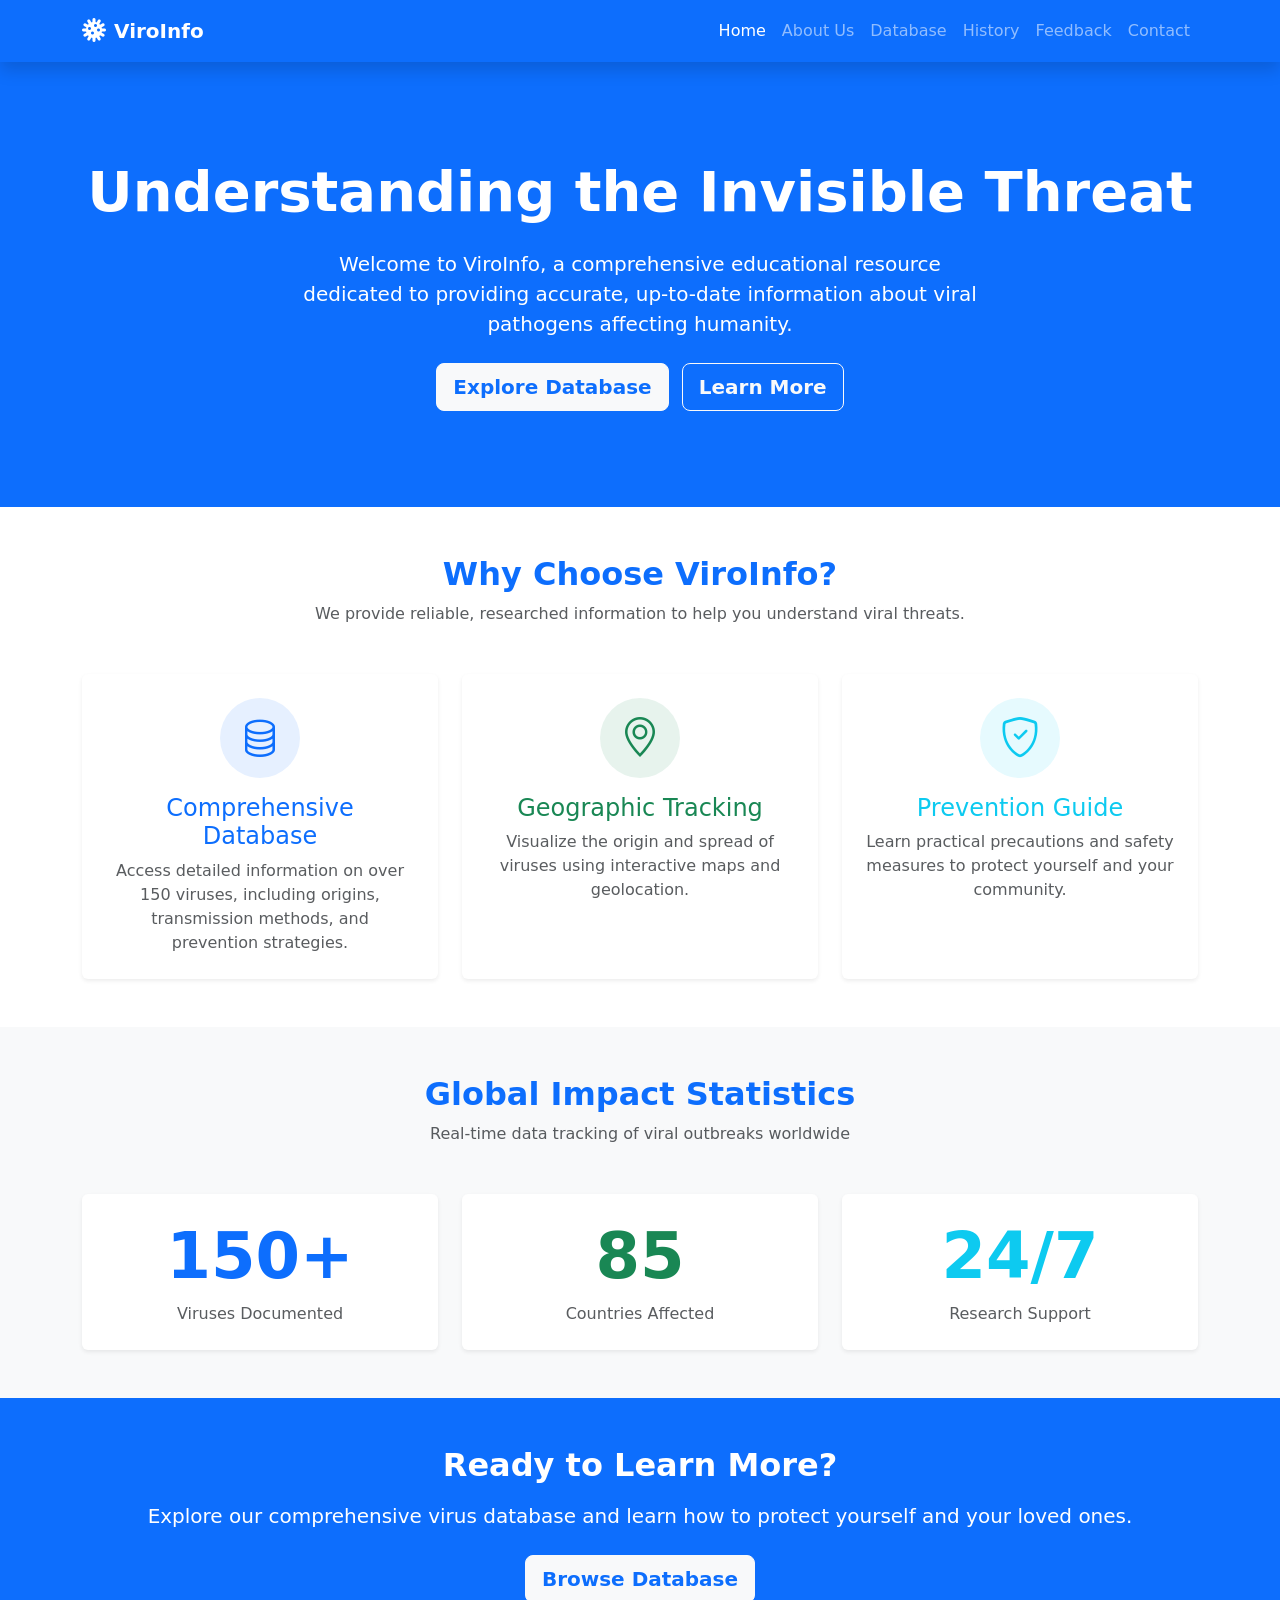
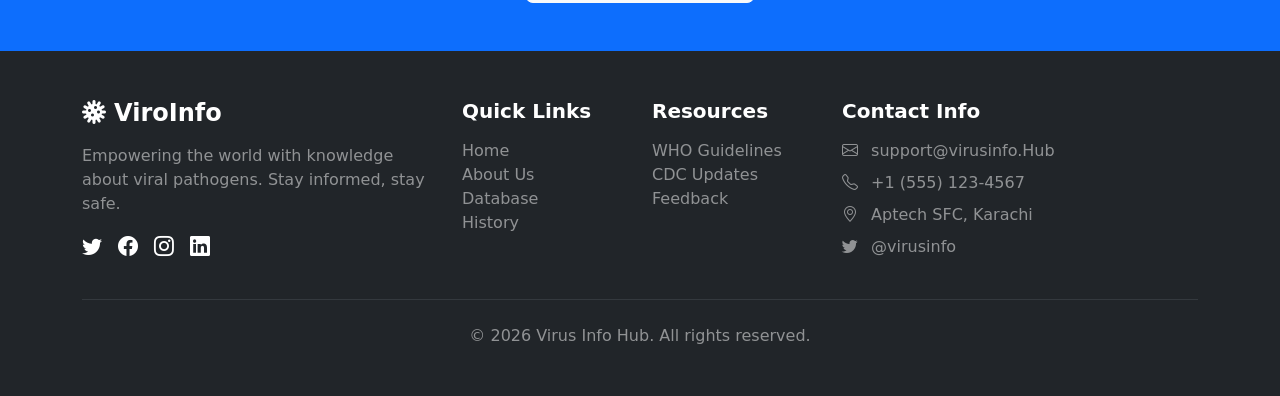
<file: index.html>
<!DOCTYPE html>
<html lang="en">
<head>
    <meta charset="UTF-8">
    <meta name="viewport" content="width=device-width, initial-scale=1.0">
    <title>ViroInfo - Home | Virus Info Hub</title>
    <link href="https://cdn.jsdelivr.net/npm/bootstrap@5.3.0/dist/css/bootstrap.min.css" rel="stylesheet">
    <link rel="stylesheet" href="https://cdn.jsdelivr.net/npm/bootstrap-icons@1.10.5/font/bootstrap-icons.css">
    <link rel="stylesheet" href="style.css">
</head>
<body class="bg-light">

    <!-- Sticky Navbar -->
    <nav class="navbar navbar-expand-lg navbar-dark bg-primary sticky-top shadow">
        <div class="container">
            <a class="navbar-brand fw-bold d-flex align-items-center" href="index.html">
                <i class="bi bi-virus fs-4 me-2"></i>
                <span>ViroInfo</span>
            </a>
            <button class="navbar-toggler" type="button" data-bs-toggle="collapse" data-bs-target="#navbarNav">
                <span class="navbar-toggler-icon"></span>
            </button>
            <div class="collapse navbar-collapse" id="navbarNav">
                <ul class="navbar-nav ms-auto">
                    <li class="nav-item"><a class="nav-link active" href="index.html">Home</a></li>
                    <li class="nav-item"><a class="nav-link" href="about.html">About Us</a></li>
                    <li class="nav-item"><a class="nav-link" href="viruses.html">Database</a></li>
                    <li class="nav-item"><a class="nav-link" href="timeline.html">History</a></li>
                    <li class="nav-item"><a class="nav-link" href="feedback.html">Feedback</a></li>
                    <li class="nav-item"><a class="nav-link" href="contact.html">Contact</a></li>
                </ul>
            </div>
        </div>
    </nav>

    <main>
        <!-- Hero -->
        <section class="bg-primary text-white text-center py-5">
            <div class="container py-5">
                <h1 class="display-4 fw-bold mb-4">Understanding the Invisible Threat</h1>
                <p class="lead mb-4 mx-auto" style="max-width: 700px;">Welcome to ViroInfo, a comprehensive educational resource dedicated to providing accurate, up-to-date information about viral pathogens affecting humanity.</p>
                <a href="viruses.html" class="btn btn-light btn-lg me-2 fw-bold text-primary">Explore Database</a>
                <a href="about.html" class="btn btn-outline-light btn-lg fw-bold">Learn More</a>
            </div>
        </section>

        <!-- Features -->
        <section class="py-5 bg-white">
            <div class="container">
                <div class="text-center mb-5">
                    <h2 class="fw-bold text-primary">Why Choose ViroInfo?</h2>
                    <p class="text-muted">We provide reliable, researched information to help you understand viral threats.</p>
                </div>
                <div class="row g-4">
                    <div class="col-md-4">
                        <div class="card h-100 border-0 shadow-sm text-center p-4">
                            <div class="mx-auto mb-3 bg-primary bg-opacity-10 rounded-circle d-flex align-items-center justify-content-center" style="width: 80px; height: 80px;">
                                <i class="bi bi-database fs-1 text-primary"></i>
                            </div>
                            <h4 class="text-primary">Comprehensive Database</h4>
                            <p class="text-muted mb-0">Access detailed information on over 150 viruses, including origins, transmission methods, and prevention strategies.</p>
                        </div>
                    </div>
                    <div class="col-md-4">
                        <div class="card h-100 border-0 shadow-sm text-center p-4">
                            <div class="mx-auto mb-3 bg-success bg-opacity-10 rounded-circle d-flex align-items-center justify-content-center" style="width: 80px; height: 80px;">
                                <i class="bi bi-geo-alt fs-1 text-success"></i>
                            </div>
                            <h4 class="text-success">Geographic Tracking</h4>
                            <p class="text-muted mb-0">Visualize the origin and spread of viruses using interactive maps and geolocation.</p>
                        </div>
                    </div>
                    <div class="col-md-4">
                        <div class="card h-100 border-0 shadow-sm text-center p-4">
                            <div class="mx-auto mb-3 bg-info bg-opacity-10 rounded-circle d-flex align-items-center justify-content-center" style="width: 80px; height: 80px;">
                                <i class="bi bi-shield-check fs-1 text-info"></i>
                            </div>
                            <h4 class="text-info">Prevention Guide</h4>
                            <p class="text-muted mb-0">Learn practical precautions and safety measures to protect yourself and your community.</p>
                        </div>
                    </div>
                </div>
            </div>
        </section>

        <!-- Stats -->
        <section class="py-5 bg-light">
            <div class="container">
                <div class="text-center mb-5">
                    <h2 class="fw-bold text-primary">Global Impact Statistics</h2>
                    <p class="text-muted">Real-time data tracking of viral outbreaks worldwide</p>
                </div>
                <div class="row g-4 text-center">
                    <div class="col-md-4">
                        <div class="card border-0 shadow-sm p-4">
                            <h2 class="display-3 fw-bold text-primary">150+</h2>
                            <p class="text-muted mb-0">Viruses Documented</p>
                        </div>
                    </div>
                    <div class="col-md-4">
                        <div class="card border-0 shadow-sm p-4">
                            <h2 class="display-3 fw-bold text-success">85</h2>
                            <p class="text-muted mb-0">Countries Affected</p>
                        </div>
                    </div>
                    <div class="col-md-4">
                        <div class="card border-0 shadow-sm p-4">
                            <h2 class="display-3 fw-bold text-info">24/7</h2>
                            <p class="text-muted mb-0">Research Support</p>
                        </div>
                    </div>
                </div>
            </div>
        </section>

        <!-- CTA -->
        <section class="bg-primary text-white text-center py-5">
            <div class="container">
                <h2 class="fw-bold mb-3">Ready to Learn More?</h2>
                <p class="lead mb-4">Explore our comprehensive virus database and learn how to protect yourself and your loved ones.</p>
                <a href="viruses.html" class="btn btn-light btn-lg fw-bold text-primary">Browse Database</a>
            </div>
        </section>
    </main>

    <!-- Footer -->
    <footer class="bg-dark text-white py-5">
        <div class="container">
            <div class="row g-4">
                <div class="col-lg-4 col-md-6">
                    <h4 class="fw-bold mb-3"><i class="bi bi-virus me-2"></i>ViroInfo</h4>
                    <p class="text-white-50">Empowering the world with knowledge about viral pathogens. Stay informed, stay safe.</p>
                    <div class="d-flex gap-3 mt-3">
                        <a href="#" class="text-white"><i class="bi bi-twitter fs-5"></i></a>
                        <a href="#" class="text-white"><i class="bi bi-facebook fs-5"></i></a>
                        <a href="#" class="text-white"><i class="bi bi-instagram fs-5"></i></a>
                        <a href="#" class="text-white"><i class="bi bi-linkedin fs-5"></i></a>
                    </div>
                </div>
                <div class="col-lg-2 col-md-6">
                    <h5 class="fw-bold mb-3">Quick Links</h5>
                    <ul class="list-unstyled">
                        <li><a href="index.html" class="text-white-50 text-decoration-none">Home</a></li>
                        <li><a href="about.html" class="text-white-50 text-decoration-none">About Us</a></li>
                        <li><a href="viruses.html" class="text-white-50 text-decoration-none">Database</a></li>
                        <li><a href="timeline.html" class="text-white-50 text-decoration-none">History</a></li>
                    </ul>
                </div>
                <div class="col-lg-2 col-md-6">
                    <h5 class="fw-bold mb-3">Resources</h5>
                    <ul class="list-unstyled">
                        <li><a href="#" class="text-white-50 text-decoration-none">WHO Guidelines</a></li>
                        <li><a href="#" class="text-white-50 text-decoration-none">CDC Updates</a></li>
                        <li><a href="feedback.html" class="text-white-50 text-decoration-none">Feedback</a></li>
                    </ul>
                </div>
                <div class="col-lg-4 col-md-6">
                    <h5 class="fw-bold mb-3">Contact Info</h5>
                    <ul class="list-unstyled text-white-50">
                        <li class="mb-2"><i class="bi bi-envelope me-2"></i> support@virusinfo.Hub</li>
                        <li class="mb-2"><i class="bi bi-telephone me-2"></i> +1 (555) 123-4567</li>
                        <li class="mb-2"><i class="bi bi-geo-alt me-2"></i> Aptech SFC, Karachi</li>
                        <li><i class="bi bi-twitter me-2"></i> @virusinfo</li>
                    </ul>
                </div>
            </div>
            <hr class="my-4 border-secondary">
            <div class="text-center text-white-50">
                <p class="mb-0">&copy; 2026 Virus Info Hub. All rights reserved.</p>
            </div>
        </div>
    </footer>

    <script src="https://cdn.jsdelivr.net/npm/bootstrap@5.3.0/dist/js/bootstrap.bundle.min.js"></script>
    <script src="main.js"></script>
</body>
</html>
</file>
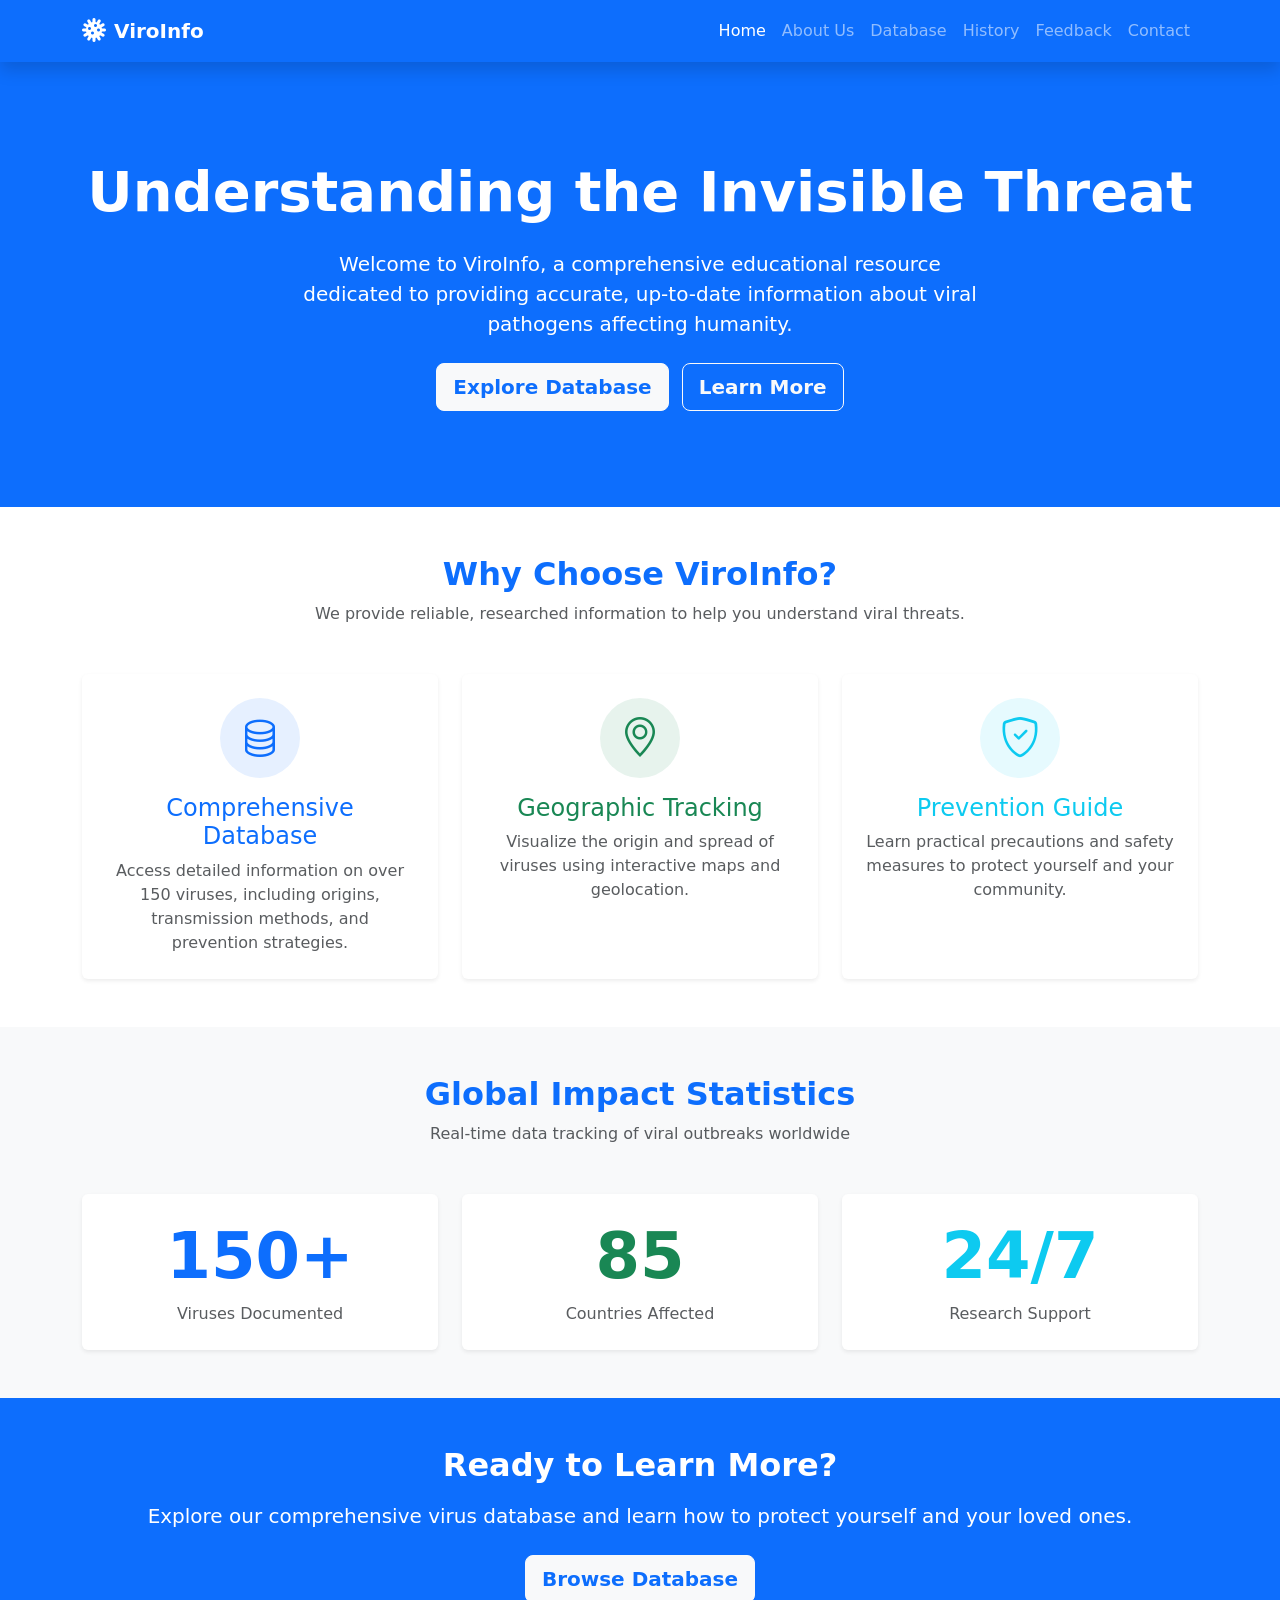
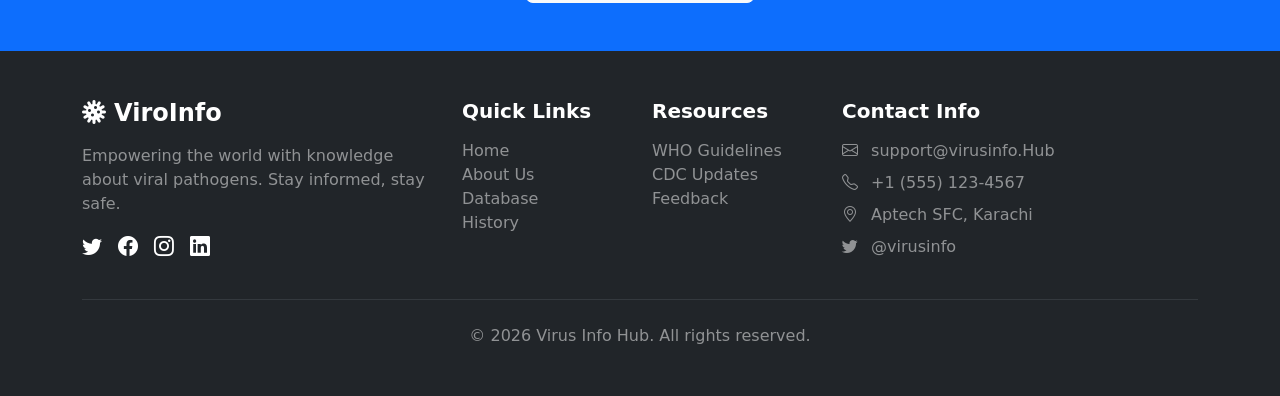
<file: e project 002/index.html>
<!DOCTYPE html>
<html lang="en">
<head>
    <meta charset="UTF-8">
    <meta name="viewport" content="width=device-width, initial-scale=1.0">
    <title>ViroInfo - Home | Virus Info Hub</title>
    <link href="https://cdn.jsdelivr.net/npm/bootstrap@5.3.0/dist/css/bootstrap.min.css" rel="stylesheet">
    <link rel="stylesheet" href="https://cdn.jsdelivr.net/npm/bootstrap-icons@1.10.5/font/bootstrap-icons.css">
    <link rel="stylesheet" href="style.css">
</head>
<body class="bg-light">

    <!-- Sticky Navbar -->
    <nav class="navbar navbar-expand-lg navbar-dark bg-primary sticky-top shadow">
        <div class="container">
            <a class="navbar-brand fw-bold d-flex align-items-center" href="index.html">
                <i class="bi bi-virus fs-4 me-2"></i>
                <span>ViroInfo</span>
            </a>
            <button class="navbar-toggler" type="button" data-bs-toggle="collapse" data-bs-target="#navbarNav">
                <span class="navbar-toggler-icon"></span>
            </button>
            <div class="collapse navbar-collapse" id="navbarNav">
                <ul class="navbar-nav ms-auto">
                    <li class="nav-item"><a class="nav-link active" href="index.html">Home</a></li>
                    <li class="nav-item"><a class="nav-link" href="about.html">About Us</a></li>
                    <li class="nav-item"><a class="nav-link" href="viruses.html">Database</a></li>
                    <li class="nav-item"><a class="nav-link" href="timeline.html">History</a></li>
                    <li class="nav-item"><a class="nav-link" href="feedback.html">Feedback</a></li>
                    <li class="nav-item"><a class="nav-link" href="contact.html">Contact</a></li>
                </ul>
            </div>
        </div>
    </nav>

    <main>
        <!-- Hero -->
        <section class="bg-primary text-white text-center py-5">
            <div class="container py-5">
                <h1 class="display-4 fw-bold mb-4">Understanding the Invisible Threat</h1>
                <p class="lead mb-4 mx-auto" style="max-width: 700px;">Welcome to ViroInfo, a comprehensive educational resource dedicated to providing accurate, up-to-date information about viral pathogens affecting humanity.</p>
                <a href="viruses.html" class="btn btn-light btn-lg me-2 fw-bold text-primary">Explore Database</a>
                <a href="about.html" class="btn btn-outline-light btn-lg fw-bold">Learn More</a>
            </div>
        </section>

        <!-- Features -->
        <section class="py-5 bg-white">
            <div class="container">
                <div class="text-center mb-5">
                    <h2 class="fw-bold text-primary">Why Choose ViroInfo?</h2>
                    <p class="text-muted">We provide reliable, researched information to help you understand viral threats.</p>
                </div>
                <div class="row g-4">
                    <div class="col-md-4">
                        <div class="card h-100 border-0 shadow-sm text-center p-4">
                            <div class="mx-auto mb-3 bg-primary bg-opacity-10 rounded-circle d-flex align-items-center justify-content-center" style="width: 80px; height: 80px;">
                                <i class="bi bi-database fs-1 text-primary"></i>
                            </div>
                            <h4 class="text-primary">Comprehensive Database</h4>
                            <p class="text-muted mb-0">Access detailed information on over 150 viruses, including origins, transmission methods, and prevention strategies.</p>
                        </div>
                    </div>
                    <div class="col-md-4">
                        <div class="card h-100 border-0 shadow-sm text-center p-4">
                            <div class="mx-auto mb-3 bg-success bg-opacity-10 rounded-circle d-flex align-items-center justify-content-center" style="width: 80px; height: 80px;">
                                <i class="bi bi-geo-alt fs-1 text-success"></i>
                            </div>
                            <h4 class="text-success">Geographic Tracking</h4>
                            <p class="text-muted mb-0">Visualize the origin and spread of viruses using interactive maps and geolocation.</p>
                        </div>
                    </div>
                    <div class="col-md-4">
                        <div class="card h-100 border-0 shadow-sm text-center p-4">
                            <div class="mx-auto mb-3 bg-info bg-opacity-10 rounded-circle d-flex align-items-center justify-content-center" style="width: 80px; height: 80px;">
                                <i class="bi bi-shield-check fs-1 text-info"></i>
                            </div>
                            <h4 class="text-info">Prevention Guide</h4>
                            <p class="text-muted mb-0">Learn practical precautions and safety measures to protect yourself and your community.</p>
                        </div>
                    </div>
                </div>
            </div>
        </section>

        <!-- Stats -->
        <section class="py-5 bg-light">
            <div class="container">
                <div class="text-center mb-5">
                    <h2 class="fw-bold text-primary">Global Impact Statistics</h2>
                    <p class="text-muted">Real-time data tracking of viral outbreaks worldwide</p>
                </div>
                <div class="row g-4 text-center">
                    <div class="col-md-4">
                        <div class="card border-0 shadow-sm p-4">
                            <h2 class="display-3 fw-bold text-primary">150+</h2>
                            <p class="text-muted mb-0">Viruses Documented</p>
                        </div>
                    </div>
                    <div class="col-md-4">
                        <div class="card border-0 shadow-sm p-4">
                            <h2 class="display-3 fw-bold text-success">85</h2>
                            <p class="text-muted mb-0">Countries Affected</p>
                        </div>
                    </div>
                    <div class="col-md-4">
                        <div class="card border-0 shadow-sm p-4">
                            <h2 class="display-3 fw-bold text-info">24/7</h2>
                            <p class="text-muted mb-0">Research Support</p>
                        </div>
                    </div>
                </div>
            </div>
        </section>

        <!-- CTA -->
        <section class="bg-primary text-white text-center py-5">
            <div class="container">
                <h2 class="fw-bold mb-3">Ready to Learn More?</h2>
                <p class="lead mb-4">Explore our comprehensive virus database and learn how to protect yourself and your loved ones.</p>
                <a href="viruses.html" class="btn btn-light btn-lg fw-bold text-primary">Browse Database</a>
            </div>
        </section>
    </main>

    <!-- Footer -->
    <footer class="bg-dark text-white py-5">
        <div class="container">
            <div class="row g-4">
                <div class="col-lg-4 col-md-6">
                    <h4 class="fw-bold mb-3"><i class="bi bi-virus me-2"></i>ViroInfo</h4>
                    <p class="text-white-50">Empowering the world with knowledge about viral pathogens. Stay informed, stay safe.</p>
                    <div class="d-flex gap-3 mt-3">
                        <a href="#" class="text-white"><i class="bi bi-twitter fs-5"></i></a>
                        <a href="#" class="text-white"><i class="bi bi-facebook fs-5"></i></a>
                        <a href="#" class="text-white"><i class="bi bi-instagram fs-5"></i></a>
                        <a href="#" class="text-white"><i class="bi bi-linkedin fs-5"></i></a>
                    </div>
                </div>
                <div class="col-lg-2 col-md-6">
                    <h5 class="fw-bold mb-3">Quick Links</h5>
                    <ul class="list-unstyled">
                        <li><a href="index.html" class="text-white-50 text-decoration-none">Home</a></li>
                        <li><a href="about.html" class="text-white-50 text-decoration-none">About Us</a></li>
                        <li><a href="viruses.html" class="text-white-50 text-decoration-none">Database</a></li>
                        <li><a href="timeline.html" class="text-white-50 text-decoration-none">History</a></li>
                    </ul>
                </div>
                <div class="col-lg-2 col-md-6">
                    <h5 class="fw-bold mb-3">Resources</h5>
                    <ul class="list-unstyled">
                        <li><a href="#" class="text-white-50 text-decoration-none">WHO Guidelines</a></li>
                        <li><a href="#" class="text-white-50 text-decoration-none">CDC Updates</a></li>
                        <li><a href="feedback.html" class="text-white-50 text-decoration-none">Feedback</a></li>
                    </ul>
                </div>
                <div class="col-lg-4 col-md-6">
                    <h5 class="fw-bold mb-3">Contact Info</h5>
                    <ul class="list-unstyled text-white-50">
                        <li class="mb-2"><i class="bi bi-envelope me-2"></i> support@virusinfo.Hub</li>
                        <li class="mb-2"><i class="bi bi-telephone me-2"></i> +1 (555) 123-4567</li>
                        <li class="mb-2"><i class="bi bi-geo-alt me-2"></i> Aptech SFC, Karachi</li>
                        <li><i class="bi bi-twitter me-2"></i> @virusinfo</li>
                    </ul>
                </div>
            </div>
            <hr class="my-4 border-secondary">
            <div class="text-center text-white-50">
                <p class="mb-0">&copy; 2026 Virus Info Hub. All rights reserved.</p>
            </div>
        </div>
    </footer>

    <script src="https://cdn.jsdelivr.net/npm/bootstrap@5.3.0/dist/js/bootstrap.bundle.min.js"></script>
    <script src="js/main.js"></script>
</body>
</html>
</file>
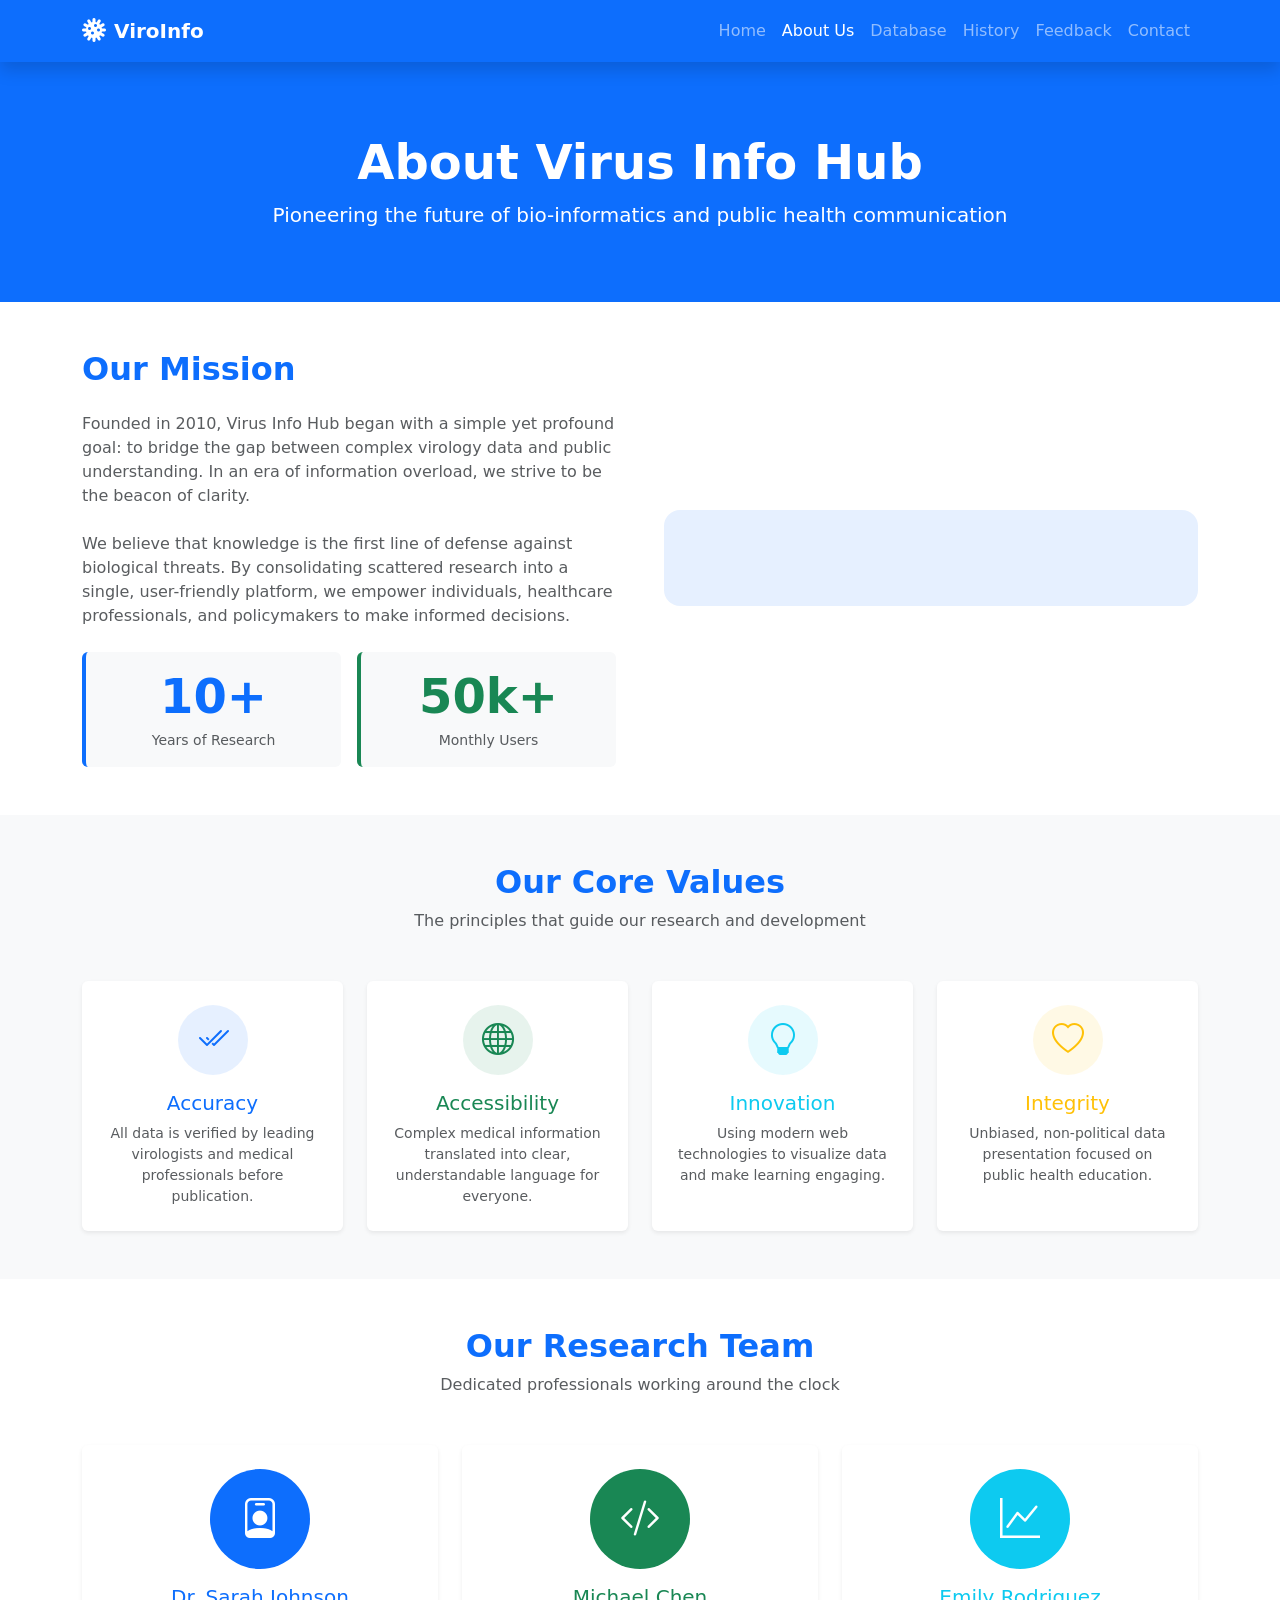
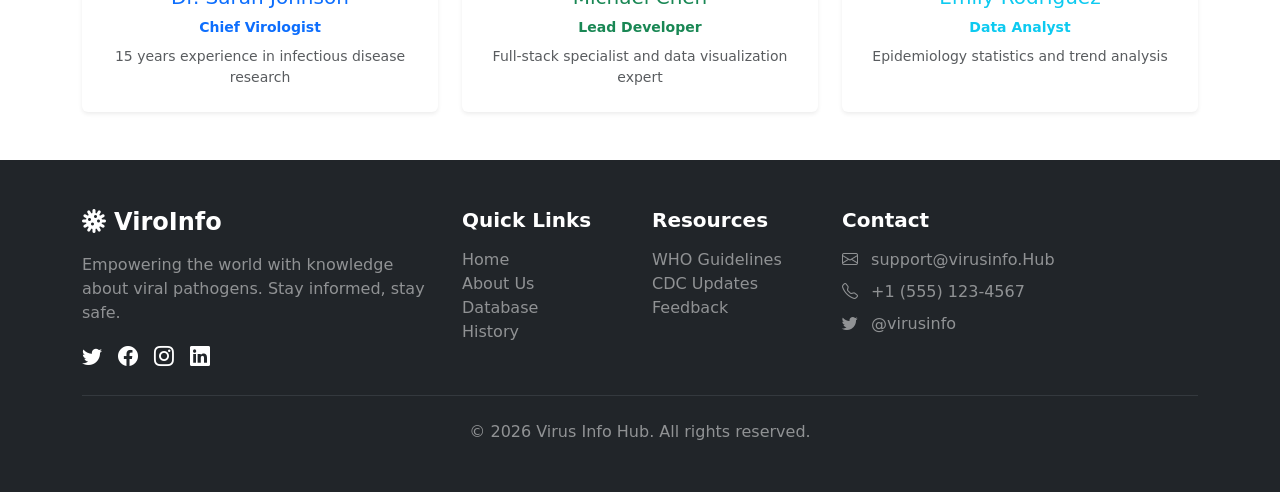
<file: about.html>
<!DOCTYPE html>
<html lang="en">
<head>
    <meta charset="UTF-8">
    <meta name="viewport" content="width=device-width, initial-scale=1.0">
    <title>About Us | ViroInfo - Virus Info Hub</title>
    <link href="https://cdn.jsdelivr.net/npm/bootstrap@5.3.0/dist/css/bootstrap.min.css" rel="stylesheet">
    <link rel="stylesheet" href="https://cdn.jsdelivr.net/npm/bootstrap-icons@1.10.5/font/bootstrap-icons.css">
    <link rel="stylesheet" href="style.css">
</head>
<body class="bg-light">

    <!-- Sticky Navbar -->
    <nav class="navbar navbar-expand-lg navbar-dark bg-primary sticky-top shadow">
        <div class="container">
            <a class="navbar-brand fw-bold d-flex align-items-center" href="index.html">
                <i class="bi bi-virus fs-4 me-2"></i>
                <span>ViroInfo</span>
            </a>
            <button class="navbar-toggler" type="button" data-bs-toggle="collapse" data-bs-target="#navbarNav">
                <span class="navbar-toggler-icon"></span>
            </button>
            <div class="collapse navbar-collapse" id="navbarNav">
                <ul class="navbar-nav ms-auto">
                    <li class="nav-item"><a class="nav-link" href="index.html">Home</a></li>
                    <li class="nav-item"><a class="nav-link active" href="about.html">About Us</a></li>
                    <li class="nav-item"><a class="nav-link" href="viruses.html">Database</a></li>
                    <li class="nav-item"><a class="nav-link" href="timeline.html">History</a></li>
                    <li class="nav-item"><a class="nav-link" href="feedback.html">Feedback</a></li>
                    <li class="nav-item"><a class="nav-link" href="contact.html">Contact</a></li>
                </ul>
            </div>
        </div>
    </nav>

    <main>
        <!-- Hero -->
        <section class="bg-primary text-white text-center py-5">
            <div class="container py-4">
                <h1 class="display-5 fw-bold">About Virus Info Hub</h1>
                <p class="lead mb-0">Pioneering the future of bio-informatics and public health communication</p>
            </div>
        </section>

        <!-- Mission -->
        <section class="py-5 bg-white">
            <div class="container">
                <div class="row g-5 align-items-center">
                    <div class="col-lg-6">
                        <h2 class="fw-bold text-primary mb-4">Our Mission</h2>
                        <p class="text-muted mb-4">Founded in 2010, Virus Info Hub began with a simple yet profound goal: to bridge the gap between complex virology data and public understanding. In an era of information overload, we strive to be the beacon of clarity.</p>
                        <p class="text-muted mb-4">We believe that knowledge is the first line of defense against biological threats. By consolidating scattered research into a single, user-friendly platform, we empower individuals, healthcare professionals, and policymakers to make informed decisions.</p>
                        <div class="row g-3">
                            <div class="col-6">
                                <div class="card border-0 bg-light text-center p-3 border-start border-4 border-primary">
                                    <h3 class="display-5 fw-bold text-primary mb-1">10+</h3>
                                    <p class="text-muted mb-0 small">Years of Research</p>
                                </div>
                            </div>
                            <div class="col-6">
                                <div class="card border-0 bg-light text-center p-3 border-start border-4 border-success">
                                    <h3 class="display-5 fw-bold text-success mb-1">50k+</h3>
                                    <p class="text-muted mb-0 small">Monthly Users</p>
                                </div>
                            </div>
                        </div>
                    </div>
                    <div class="col-lg-6 text-center">
                        <div class="bg-primary bg-opacity-10 rounded-4 p-5">
                            <i class="bi bi-microscope display-1 text-primary"></i>
                        </div>
                    </div>
                </div>
            </div>
        </section>

        <!-- Values -->
        <section class="py-5 bg-light">
            <div class="container">
                <div class="text-center mb-5">
                    <h2 class="fw-bold text-primary">Our Core Values</h2>
                    <p class="text-muted">The principles that guide our research and development</p>
                </div>
                <div class="row g-4">
                    <div class="col-md-6 col-lg-3">
                        <div class="card h-100 border-0 shadow-sm text-center p-4">
                            <div class="mx-auto mb-3 bg-primary bg-opacity-10 rounded-circle d-flex align-items-center justify-content-center" style="width: 70px; height: 70px;">
                                <i class="bi bi-check2-all fs-2 text-primary"></i>
                            </div>
                            <h5 class="text-primary">Accuracy</h5>
                            <p class="text-muted small mb-0">All data is verified by leading virologists and medical professionals before publication.</p>
                        </div>
                    </div>
                    <div class="col-md-6 col-lg-3">
                        <div class="card h-100 border-0 shadow-sm text-center p-4">
                            <div class="mx-auto mb-3 bg-success bg-opacity-10 rounded-circle d-flex align-items-center justify-content-center" style="width: 70px; height: 70px;">
                                <i class="bi bi-globe fs-2 text-success"></i>
                            </div>
                            <h5 class="text-success">Accessibility</h5>
                            <p class="text-muted small mb-0">Complex medical information translated into clear, understandable language for everyone.</p>
                        </div>
                    </div>
                    <div class="col-md-6 col-lg-3">
                        <div class="card h-100 border-0 shadow-sm text-center p-4">
                            <div class="mx-auto mb-3 bg-info bg-opacity-10 rounded-circle d-flex align-items-center justify-content-center" style="width: 70px; height: 70px;">
                                <i class="bi bi-lightbulb fs-2 text-info"></i>
                            </div>
                            <h5 class="text-info">Innovation</h5>
                            <p class="text-muted small mb-0">Using modern web technologies to visualize data and make learning engaging.</p>
                        </div>
                    </div>
                    <div class="col-md-6 col-lg-3">
                        <div class="card h-100 border-0 shadow-sm text-center p-4">
                            <div class="mx-auto mb-3 bg-warning bg-opacity-10 rounded-circle d-flex align-items-center justify-content-center" style="width: 70px; height: 70px;">
                                <i class="bi bi-heart fs-2 text-warning"></i>
                            </div>
                            <h5 class="text-warning">Integrity</h5>
                            <p class="text-muted small mb-0">Unbiased, non-political data presentation focused on public health education.</p>
                        </div>
                    </div>
                </div>
            </div>
        </section>

        <!-- Team -->
        <section class="py-5 bg-white">
            <div class="container">
                <div class="text-center mb-5">
                    <h2 class="fw-bold text-primary">Our Research Team</h2>
                    <p class="text-muted">Dedicated professionals working around the clock</p>
                </div>
                <div class="row g-4">
                    <div class="col-md-4">
                        <div class="card h-100 border-0 shadow-sm text-center p-4">
                            <div class="mx-auto mb-3 bg-primary rounded-circle d-flex align-items-center justify-content-center" style="width: 100px; height: 100px;">
                                <i class="bi bi-person-badge fs-1 text-white"></i>
                            </div>
                            <h5 class="text-primary">Dr. Sarah Johnson</h5>
                            <p class="fw-bold text-primary small mb-2">Chief Virologist</p>
                            <p class="text-muted small mb-0">15 years experience in infectious disease research</p>
                        </div>
                    </div>
                    <div class="col-md-4">
                        <div class="card h-100 border-0 shadow-sm text-center p-4">
                            <div class="mx-auto mb-3 bg-success rounded-circle d-flex align-items-center justify-content-center" style="width: 100px; height: 100px;">
                                <i class="bi bi-code-slash fs-1 text-white"></i>
                            </div>
                            <h5 class="text-success">Michael Chen</h5>
                            <p class="fw-bold text-success small mb-2">Lead Developer</p>
                            <p class="text-muted small mb-0">Full-stack specialist and data visualization expert</p>
                        </div>
                    </div>
                    <div class="col-md-4">
                        <div class="card h-100 border-0 shadow-sm text-center p-4">
                            <div class="mx-auto mb-3 bg-info rounded-circle d-flex align-items-center justify-content-center" style="width: 100px; height: 100px;">
                                <i class="bi bi-graph-up fs-1 text-white"></i>
                            </div>
                            <h5 class="text-info">Emily Rodriguez</h5>
                            <p class="fw-bold text-info small mb-2">Data Analyst</p>
                            <p class="text-muted small mb-0">Epidemiology statistics and trend analysis</p>
                        </div>
                    </div>
                </div>
            </div>
        </section>
    </main>

    <!-- Footer -->
    <footer class="bg-dark text-white py-5">
        <div class="container">
            <div class="row g-4">
                <div class="col-lg-4 col-md-6">
                    <h4 class="fw-bold mb-3"><i class="bi bi-virus me-2"></i>ViroInfo</h4>
                    <p class="text-white-50">Empowering the world with knowledge about viral pathogens. Stay informed, stay safe.</p>
                    <div class="d-flex gap-3 mt-3">
                        <a href="#" class="text-white"><i class="bi bi-twitter fs-5"></i></a>
                        <a href="#" class="text-white"><i class="bi bi-facebook fs-5"></i></a>
                        <a href="#" class="text-white"><i class="bi bi-instagram fs-5"></i></a>
                        <a href="#" class="text-white"><i class="bi bi-linkedin fs-5"></i></a>
                    </div>
                </div>
                <div class="col-lg-2 col-md-6">
                    <h5 class="fw-bold mb-3">Quick Links</h5>
                    <ul class="list-unstyled">
                        <li><a href="index.html" class="text-white-50 text-decoration-none">Home</a></li>
                        <li><a href="about.html" class="text-white-50 text-decoration-none">About Us</a></li>
                        <li><a href="viruses.html" class="text-white-50 text-decoration-none">Database</a></li>
                        <li><a href="timeline.html" class="text-white-50 text-decoration-none">History</a></li>
                    </ul>
                </div>
                <div class="col-lg-2 col-md-6">
                    <h5 class="fw-bold mb-3">Resources</h5>
                    <ul class="list-unstyled">
                        <li><a href="#" class="text-white-50 text-decoration-none">WHO Guidelines</a></li>
                        <li><a href="#" class="text-white-50 text-decoration-none">CDC Updates</a></li>
                        <li><a href="feedback.html" class="text-white-50 text-decoration-none">Feedback</a></li>
                    </ul>
                </div>
                <div class="col-lg-4 col-md-6">
                    <h5 class="fw-bold mb-3">Contact</h5>
                    <ul class="list-unstyled text-white-50">
                        <li class="mb-2"><i class="bi bi-envelope me-2"></i> support@virusinfo.Hub</li>
                        <li class="mb-2"><i class="bi bi-telephone me-2"></i> +1 (555) 123-4567</li>
                        <li><i class="bi bi-twitter me-2"></i> @virusinfo</li>
                    </ul>
                </div>
            </div>
            <hr class="my-4 border-secondary">
            <div class="text-center text-white-50">
                <p class="mb-0">&copy; 2026 Virus Info Hub. All rights reserved.</p>
            </div>
        </div>
    </footer>

    <script src="https://cdn.jsdelivr.net/npm/bootstrap@5.3.0/dist/js/bootstrap.bundle.min.js"></script>
    <script src="main.js"></script>
</body>
</html>
</file>
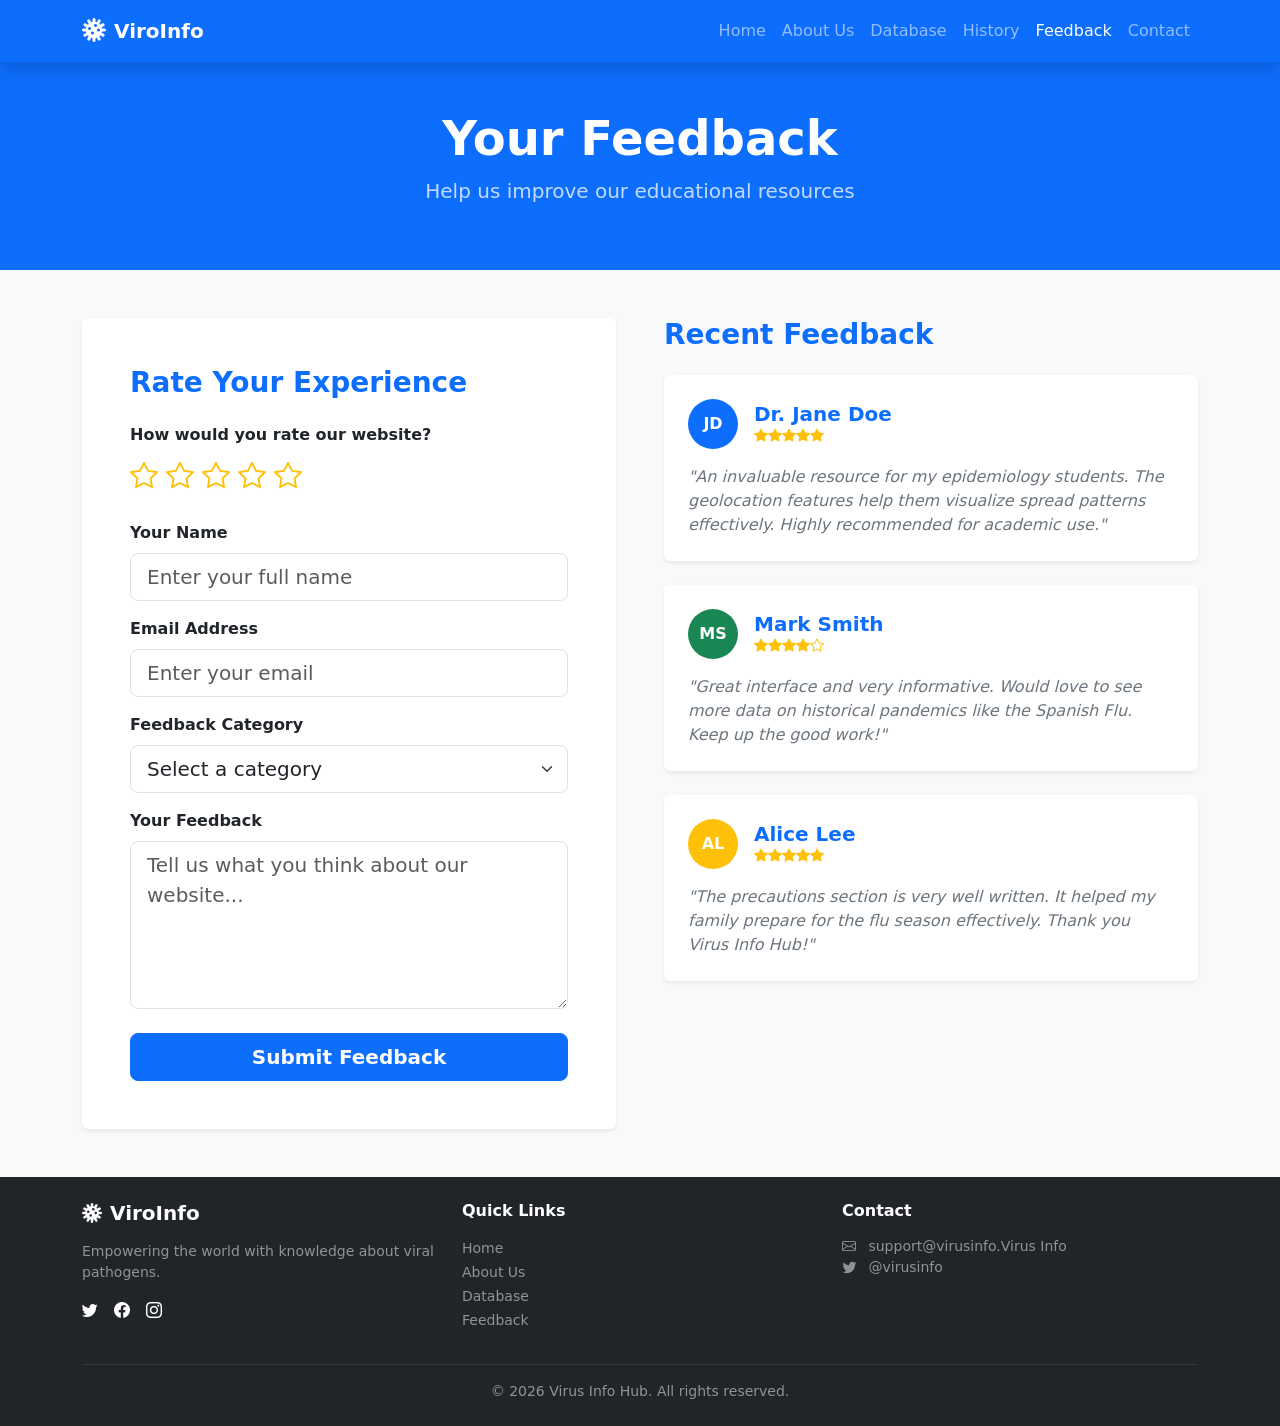
<file: feedback.html>
<!DOCTYPE html>
<html lang="en">
<head>
    <meta charset="UTF-8">
    <meta name="viewport" content="width=device-width, initial-scale=1.0">
    <title>Feedback | ViroInfo - Virus Info Hub</title>
    <link href="https://cdn.jsdelivr.net/npm/bootstrap@5.3.0/dist/css/bootstrap.min.css" rel="stylesheet">
    <link rel="stylesheet" href="https://cdn.jsdelivr.net/npm/bootstrap-icons@1.10.5/font/bootstrap-icons.css">
    <link rel="stylesheet" href="style.css">
</head>
<body class="bg-light">

    <!-- Sticky Navbar -->
    <nav class="navbar navbar-expand-lg navbar-dark bg-primary sticky-top shadow">
        <div class="container">
            <a class="navbar-brand fw-bold d-flex align-items-center" href="index.html">
                <i class="bi bi-virus fs-4 me-2"></i>
                <span>ViroInfo</span>
            </a>
            <button class="navbar-toggler" type="button" data-bs-toggle="collapse" data-bs-target="#navbarNav">
                <span class="navbar-toggler-icon"></span>
            </button>
            <div class="collapse navbar-collapse" id="navbarNav">
                <ul class="navbar-nav ms-auto">
                    <li class="nav-item"><a class="nav-link" href="index.html">Home</a></li>
                    <li class="nav-item"><a class="nav-link" href="about.html">About Us</a></li>
                    <li class="nav-item"><a class="nav-link" href="viruses.html">Database</a></li>
                    <li class="nav-item"><a class="nav-link" href="timeline.html">History</a></li>
                    <li class="nav-item"><a class="nav-link active" href="feedback.html">Feedback</a></li>
                    <li class="nav-item"><a class="nav-link" href="contact.html">Contact</a></li>
                </ul>
            </div>
        </div>
    </nav>

    <main>
        <!-- Hero -->
        <section class="bg-primary text-white text-center py-5">
            <div class="container">
                <h2 class="fw-bold display-5">Your Feedback</h2>
                <p class="lead opacity-75">Help us improve our educational resources</p>
            </div>
        </section>

        <!-- Feedback Section -->
        <section class="container py-5">
            <div class="row g-5">
                <!-- Form -->
                <div class="col-lg-6">
                    <div class="card shadow-sm border-0 h-100">
                        <div class="card-body p-4 p-md-5">
                            <h3 class="text-primary mb-4 fw-bold">Rate Your Experience</h3>
                            
                            <form id="feedbackForm" class="needs-validation" novalidate>
                                <!-- Star Rating -->
                                <div class="mb-4">
                                    <label class="form-label fw-semibold">How would you rate our website?</label>
                                    <div class="d-flex gap-2 fs-3 text-warning" id="starRating">
                                        <i class="bi bi-star cursor-pointer" data-value="1"></i>
                                        <i class="bi bi-star cursor-pointer" data-value="2"></i>
                                        <i class="bi bi-star cursor-pointer" data-value="3"></i>
                                        <i class="bi bi-star cursor-pointer" data-value="4"></i>
                                        <i class="bi bi-star cursor-pointer" data-value="5"></i>
                                    </div>
                                    <input type="hidden" id="ratingValue" name="rating" value="0" required>
                                    <div class="invalid-feedback">Please select a rating.</div>
                                </div>

                                <div class="mb-3">
                                    <label for="name" class="form-label fw-semibold">Your Name</label>
                                    <input type="text" class="form-control form-control-lg" id="name" placeholder="Enter your full name" required>
                                    <div class="invalid-feedback">Please enter your name.</div>
                                </div>

                                <div class="mb-3">
                                    <label for="email" class="form-label fw-semibold">Email Address</label>
                                    <input type="email" class="form-control form-control-lg" id="email" placeholder="Enter your email" required>
                                    <div class="invalid-feedback">Please enter a valid email address.</div>
                                </div>

                                <div class="mb-3">
                                    <label for="category" class="form-label fw-semibold">Feedback Category</label>
                                    <select class="form-select form-select-lg" id="category" required>
                                        <option value="" selected disabled>Select a category</option>
                                        <option value="content">Website Content</option>
                                        <option value="design">Design & Layout</option>
                                        <option value="functionality">Functionality</option>
                                        <option value="suggestion">Suggestion</option>
                                        <option value="other">Other</option>
                                    </select>
                                    <div class="invalid-feedback">Please select a category.</div>
                                </div>

                                <div class="mb-4">
                                    <label for="message" class="form-label fw-semibold">Your Feedback</label>
                                    <textarea class="form-control form-control-lg" id="message" rows="5" placeholder="Tell us what you think about our website..." required></textarea>
                                    <div class="invalid-feedback">Please enter your feedback message.</div>
                                </div>

                                <button type="submit" class="btn btn-primary btn-lg w-100 fw-bold">Submit Feedback</button>
                            </form>
                        </div>
                    </div>
                </div>

                <!-- Testimonials -->
                <div class="col-lg-6">
                    <h3 class="text-primary mb-4 fw-bold">Recent Feedback</h3>
                    <div class="vstack gap-4">
                        
                        <div class="card border-0 shadow-sm">
                            <div class="card-body p-4">
                                <div class="d-flex align-items-center mb-3">
                                    <div class="flex-shrink-0 bg-primary text-white rounded-circle d-flex align-items-center justify-content-center fw-bold" style="width: 50px; height: 50px;">JD</div>
                                    <div class="flex-grow-1 ms-3">
                                        <h5 class="card-title mb-0 text-primary fw-bold">Dr. Jane Doe</h5>
                                        <div class="text-warning small">
                                            <i class="bi bi-star-fill"></i><i class="bi bi-star-fill"></i><i class="bi bi-star-fill"></i><i class="bi bi-star-fill"></i><i class="bi bi-star-fill"></i>
                                        </div>
                                    </div>
                                </div>
                                <p class="card-text text-secondary fst-italic">"An invaluable resource for my epidemiology students. The geolocation features help them visualize spread patterns effectively. Highly recommended for academic use."</p>
                            </div>
                        </div>

                        <div class="card border-0 shadow-sm">
                            <div class="card-body p-4">
                                <div class="d-flex align-items-center mb-3">
                                    <div class="flex-shrink-0 bg-success text-white rounded-circle d-flex align-items-center justify-content-center fw-bold" style="width: 50px; height: 50px;">MS</div>
                                    <div class="flex-grow-1 ms-3">
                                        <h5 class="card-title mb-0 text-primary fw-bold">Mark Smith</h5>
                                        <div class="text-warning small">
                                            <i class="bi bi-star-fill"></i><i class="bi bi-star-fill"></i><i class="bi bi-star-fill"></i><i class="bi bi-star-fill"></i><i class="bi bi-star"></i>
                                        </div>
                                    </div>
                                </div>
                                <p class="card-text text-secondary fst-italic">"Great interface and very informative. Would love to see more data on historical pandemics like the Spanish Flu. Keep up the good work!"</p>
                            </div>
                        </div>

                        <div class="card border-0 shadow-sm">
                            <div class="card-body p-4">
                                <div class="d-flex align-items-center mb-3">
                                    <div class="flex-shrink-0 bg-warning text-white rounded-circle d-flex align-items-center justify-content-center fw-bold" style="width: 50px; height: 50px;">AL</div>
                                    <div class="flex-grow-1 ms-3">
                                        <h5 class="card-title mb-0 text-primary fw-bold">Alice Lee</h5>
                                        <div class="text-warning small">
                                            <i class="bi bi-star-fill"></i><i class="bi bi-star-fill"></i><i class="bi bi-star-fill"></i><i class="bi bi-star-fill"></i><i class="bi bi-star-fill"></i>
                                        </div>
                                    </div>
                                </div>
                                <p class="card-text text-secondary fst-italic">"The precautions section is very well written. It helped my family prepare for the flu season effectively. Thank you Virus Info Hub!"</p>
                            </div>
                        </div>

                    </div>
                </div>
            </div>
        </section>
    </main>

    <!-- Footer -->
    <footer class="bg-dark text-white py-4">
        <div class="container">
            <div class="row g-4">
                <div class="col-md-4">
                    <h5 class="fw-bold mb-3"><i class="bi bi-virus me-2"></i>ViroInfo</h5>
                    <p class="text-white-50 small">Empowering the world with knowledge about viral pathogens.</p>
                    <div class="d-flex gap-3 mt-3">
                        <a href="#" class="text-white"><i class="bi bi-twitter"></i></a>
                        <a href="#" class="text-white"><i class="bi bi-facebook"></i></a>
                        <a href="#" class="text-white"><i class="bi bi-instagram"></i></a>
                    </div>
                </div>
                <div class="col-md-4">
                    <h6 class="fw-bold mb-3">Quick Links</h6>
                    <ul class="list-unstyled">
                        <li><a href="index.html" class="text-white-50 text-decoration-none small">Home</a></li>
                        <li><a href="about.html" class="text-white-50 text-decoration-none small">About Us</a></li>
                        <li><a href="viruses.html" class="text-white-50 text-decoration-none small">Database</a></li>
                        <li><a href="feedback.html" class="text-white-50 text-decoration-none small">Feedback</a></li>
                    </ul>
                </div>
                <div class="col-md-4">
                    <h6 class="fw-bold mb-3">Contact</h6>
                    <ul class="list-unstyled text-white-50 small">
                        <li><i class="bi bi-envelope me-2"></i> support@virusinfo.Virus Info </li>
                        <li><i class="bi bi-twitter me-2"></i> @virusinfo</li>
                    </ul>
                </div>
            </div>
            <hr class="my-3 border-secondary">
            <div class="text-center text-white-50 small">
                <p class="mb-0">&copy; 2026 Virus Info Hub. All rights reserved.</p>
            </div>
        </div>
    </footer>

    <script src="https://cdn.jsdelivr.net/npm/bootstrap@5.3.0/dist/js/bootstrap.bundle.min.js"></script>
    <script src="main.js"></script>
</body>
</html>
</file>
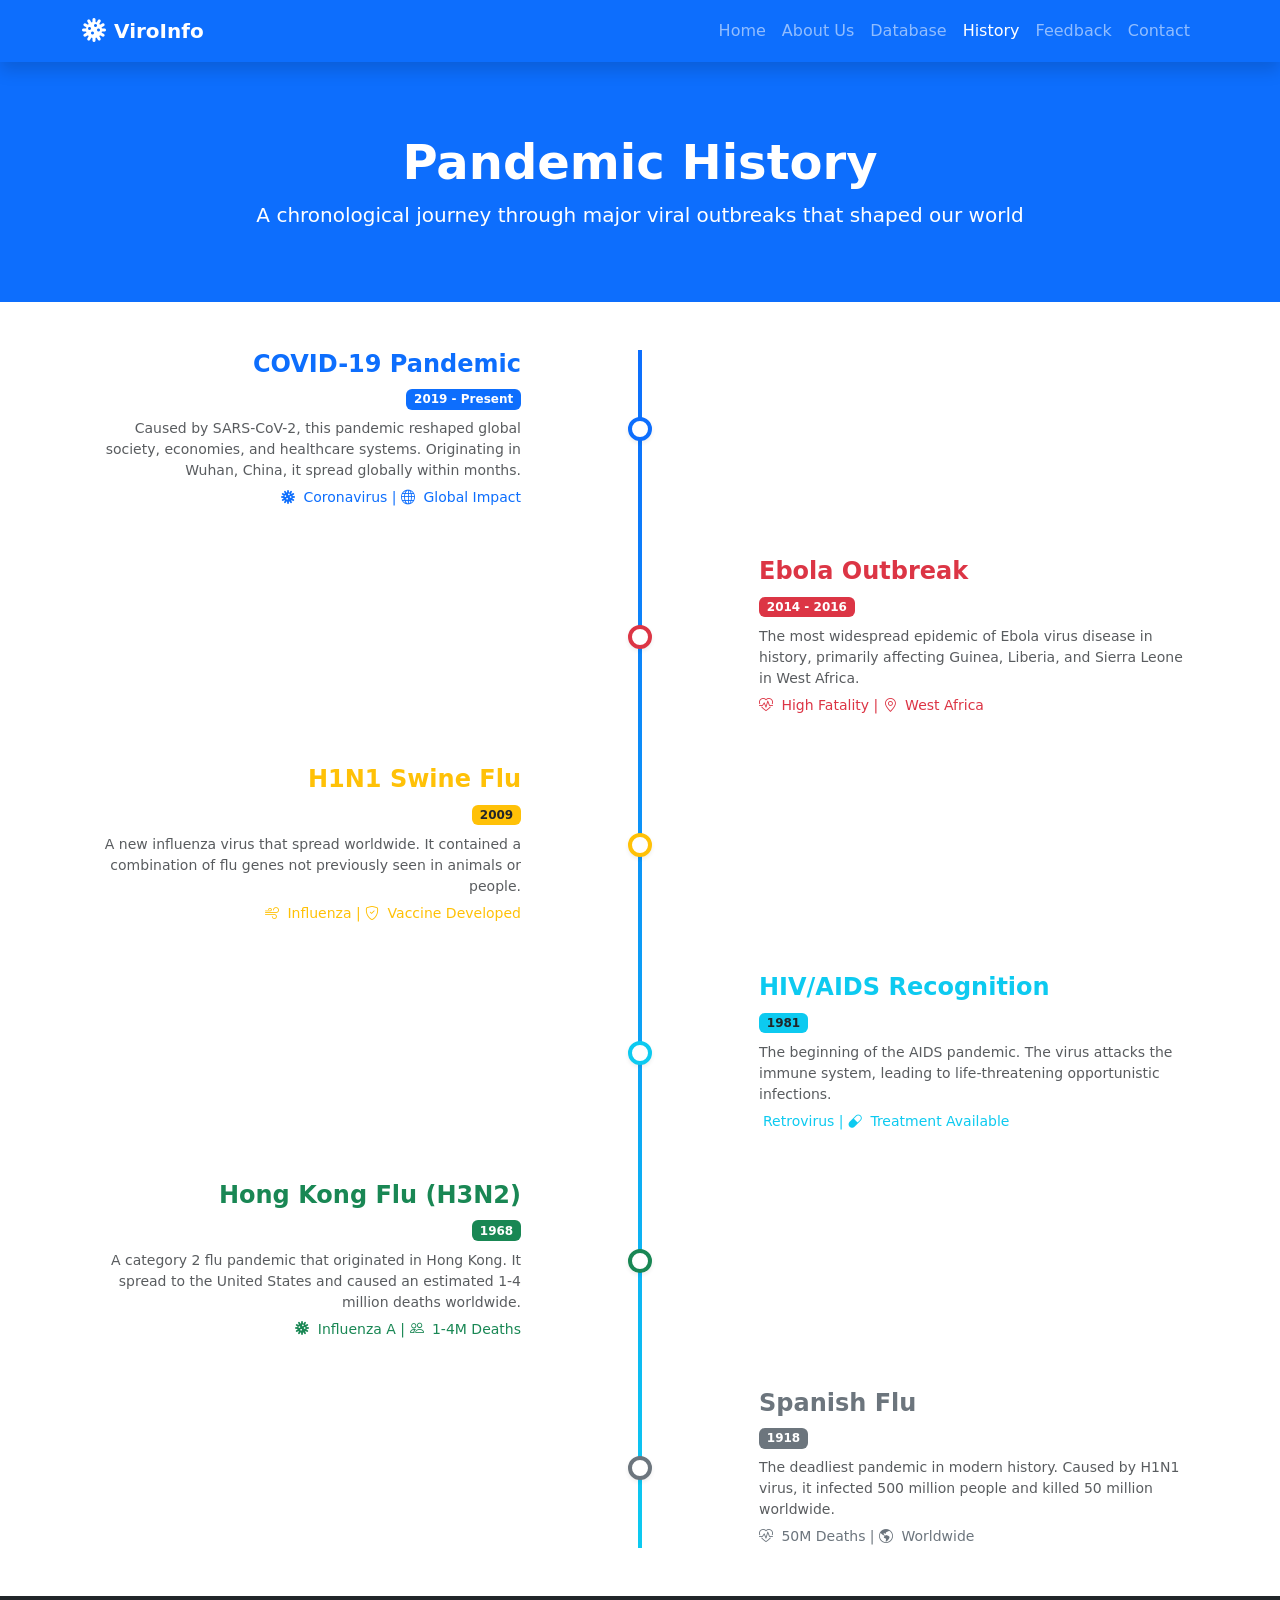
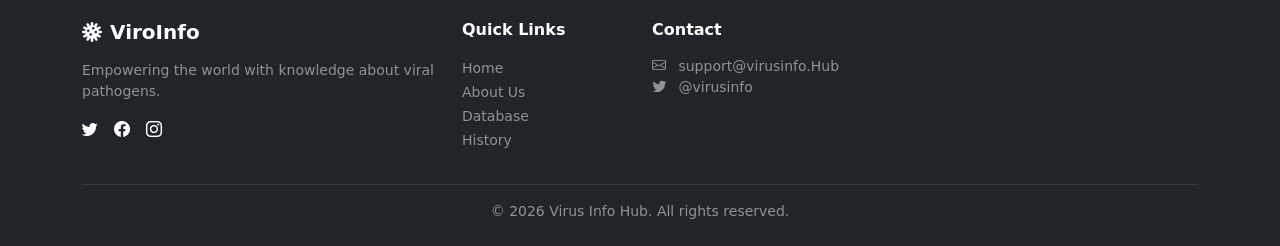
<file: timeline.html>
<!DOCTYPE html>
<html lang="en">
<head>
    <meta charset="UTF-8">
    <meta name="viewport" content="width=device-width, initial-scale=1.0">
    <title>Pandemic History | ViroInfo - Virus Info Hub</title>
    <link href="https://cdn.jsdelivr.net/npm/bootstrap@5.3.0/dist/css/bootstrap.min.css" rel="stylesheet">
    <link rel="stylesheet" href="https://cdn.jsdelivr.net/npm/bootstrap-icons@1.10.5/font/bootstrap-icons.css">
    <link rel="stylesheet" href="style.css">
</head>
<body class="bg-light">

    <!-- Sticky Navbar -->
    <nav class="navbar navbar-expand-lg navbar-dark bg-primary sticky-top shadow">
        <div class="container">
            <a class="navbar-brand fw-bold d-flex align-items-center" href="index.html">
                <i class="bi bi-virus fs-4 me-2"></i>
                <span>ViroInfo</span>
            </a>
            <button class="navbar-toggler" type="button" data-bs-toggle="collapse" data-bs-target="#navbarNav">
                <span class="navbar-toggler-icon"></span>
            </button>
            <div class="collapse navbar-collapse" id="navbarNav">
                <ul class="navbar-nav ms-auto">
                    <li class="nav-item"><a class="nav-link" href="index.html">Home</a></li>
                    <li class="nav-item"><a class="nav-link" href="about.html">About Us</a></li>
                    <li class="nav-item"><a class="nav-link" href="viruses.html">Database</a></li>
                    <li class="nav-item"><a class="nav-link active" href="timeline.html">History</a></li>
                    <li class="nav-item"><a class="nav-link" href="feedback.html">Feedback</a></li>
                    <li class="nav-item"><a class="nav-link" href="contact.html">Contact</a></li>
                </ul>
            </div>
        </div>
    </nav>

    <main>
        <!-- Hero -->
        <section class="bg-primary text-white text-center py-5">
            <div class="container py-4">
                <h1 class="display-5 fw-bold">Pandemic History</h1>
                <p class="lead mb-0">A chronological journey through major viral outbreaks that shaped our world</p>
            </div>
        </section>

        <!-- Timeline -->
        <section class="py-5 bg-white">
            <div class="container">
                <div class="position-relative">
                    <!-- Vertical Line -->
                    <div class="timeline-line"></div>
                    
                    <!-- Items -->
                    <div class="position-relative" style="z-index: 1;">
                        <!-- COVID-19 -->
                        <div class="row mb-5 align-items-center">
                            <div class="col-5 text-end pe-4">
                                <h4 class="fw-bold text-primary">COVID-19 Pandemic</h4>
                                <span class="badge bg-primary">2019 - Present</span>
                                <p class="text-muted small mt-2 mb-1">Caused by SARS-CoV-2, this pandemic reshaped global society, economies, and healthcare systems. Originating in Wuhan, China, it spread globally within months.</p>
                                <small class="text-primary"><i class="bi bi-virus me-1"></i> Coronavirus | <i class="bi bi-globe me-1"></i> Global Impact</small>
                            </div>
                            <div class="col-2 text-center">
                                <div class="bg-white rounded-circle border border-4 border-primary mx-auto shadow-sm" style="width: 24px; height: 24px;"></div>
                            </div>
                            <div class="col-5"></div>
                        </div>

                        <!-- Ebola -->
                        <div class="row mb-5 align-items-center">
                            <div class="col-5"></div>
                            <div class="col-2 text-center">
                                <div class="bg-white rounded-circle border border-4 border-danger mx-auto shadow-sm" style="width: 24px; height: 24px;"></div>
                            </div>
                            <div class="col-5 ps-4">
                                <h4 class="fw-bold text-danger">Ebola Outbreak</h4>
                                <span class="badge bg-danger">2014 - 2016</span>
                                <p class="text-muted small mt-2 mb-1">The most widespread epidemic of Ebola virus disease in history, primarily affecting Guinea, Liberia, and Sierra Leone in West Africa.</p>
                                <small class="text-danger"><i class="bi bi-heart-pulse me-1"></i> High Fatality | <i class="bi bi-geo-alt me-1"></i> West Africa</small>
                            </div>
                        </div>

                        <!-- H1N1 -->
                        <div class="row mb-5 align-items-center">
                            <div class="col-5 text-end pe-4">
                                <h4 class="fw-bold text-warning">H1N1 Swine Flu</h4>
                                <span class="badge bg-warning text-dark">2009</span>
                                <p class="text-muted small mt-2 mb-1">A new influenza virus that spread worldwide. It contained a combination of flu genes not previously seen in animals or people.</p>
                                <small class="text-warning"><i class="bi bi-wind me-1"></i> Influenza | <i class="bi bi-shield-check me-1"></i> Vaccine Developed</small>
                            </div>
                            <div class="col-2 text-center">
                                <div class="bg-white rounded-circle border border-4 border-warning mx-auto shadow-sm" style="width: 24px; height: 24px;"></div>
                            </div>
                            <div class="col-5"></div>
                        </div>

                        <!-- HIV/AIDS -->
                        <div class="row mb-5 align-items-center">
                            <div class="col-5"></div>
                            <div class="col-2 text-center">
                                <div class="bg-white rounded-circle border border-4 border-info mx-auto shadow-sm" style="width: 24px; height: 24px;"></div>
                            </div>
                            <div class="col-5 ps-4">
                                <h4 class="fw-bold text-info">HIV/AIDS Recognition</h4>
                                <span class="badge bg-info text-dark">1981</span>
                                <p class="text-muted small mt-2 mb-1">The beginning of the AIDS pandemic. The virus attacks the immune system, leading to life-threatening opportunistic infections.</p>
                                <small class="text-info"><i class="bi bi-ribbon me-1"></i> Retrovirus | <i class="bi bi-capsule me-1"></i> Treatment Available</small>
                            </div>
                        </div>

                        <!-- Hong Kong Flu -->
                        <div class="row mb-5 align-items-center">
                            <div class="col-5 text-end pe-4">
                                <h4 class="fw-bold text-success">Hong Kong Flu (H3N2)</h4>
                                <span class="badge bg-success">1968</span>
                                <p class="text-muted small mt-2 mb-1">A category 2 flu pandemic that originated in Hong Kong. It spread to the United States and caused an estimated 1-4 million deaths worldwide.</p>
                                <small class="text-success"><i class="bi bi-virus me-1"></i> Influenza A | <i class="bi bi-people me-1"></i> 1-4M Deaths</small>
                            </div>
                            <div class="col-2 text-center">
                                <div class="bg-white rounded-circle border border-4 border-success mx-auto shadow-sm" style="width: 24px; height: 24px;"></div>
                            </div>
                            <div class="col-5"></div>
                        </div>

                        <!-- Spanish Flu -->
                        <div class="row align-items-center">
                            <div class="col-5"></div>
                            <div class="col-2 text-center">
                                <div class="bg-white rounded-circle border border-4 border-secondary mx-auto shadow-sm" style="width: 24px; height: 24px;"></div>
                            </div>
                            <div class="col-5 ps-4">
                                <h4 class="fw-bold text-secondary">Spanish Flu</h4>
                                <span class="badge bg-secondary">1918</span>
                                <p class="text-muted small mt-2 mb-1">The deadliest pandemic in modern history. Caused by H1N1 virus, it infected 500 million people and killed 50 million worldwide.</p>
                                <small class="text-secondary"><i class="bi bi-heart-pulse me-1"></i> 50M Deaths | <i class="bi bi-globe-americas me-1"></i> Worldwide</small>
                            </div>
                        </div>
                    </div>
                </div>
            </div>
        </section>
    </main>

    <!-- Footer -->
    <footer class="bg-dark text-white py-4">
        <div class="container">
            <div class="row g-4">
                <div class="col-md-4">
                    <h5 class="fw-bold mb-3"><i class="bi bi-virus me-2"></i>ViroInfo</h5>
                    <p class="text-white-50 small">Empowering the world with knowledge about viral pathogens.</p>
                    <div class="d-flex gap-3 mt-3">
                        <a href="#" class="text-white"><i class="bi bi-twitter"></i></a>
                        <a href="#" class="text-white"><i class="bi bi-facebook"></i></a>
                        <a href="#" class="text-white"><i class="bi bi-instagram"></i></a>
                    </div>
                </div>
                <div class="col-md-2">
                    <h6 class="fw-bold mb-3">Quick Links</h6>
                    <ul class="list-unstyled">
                        <li><a href="index.html" class="text-white-50 text-decoration-none small">Home</a></li>
                        <li><a href="about.html" class="text-white-50 text-decoration-none small">About Us</a></li>
                        <li><a href="viruses.html" class="text-white-50 text-decoration-none small">Database</a></li>
                        <li><a href="timeline.html" class="text-white-50 text-decoration-none small">History</a></li>
                    </ul>
                </div>
                <div class="col-md-3">
                    <h6 class="fw-bold mb-3">Contact</h6>
                    <ul class="list-unstyled text-white-50 small">
                        <li><i class="bi bi-envelope me-2"></i> support@virusinfo.Hub</li>
                        <li><i class="bi bi-twitter me-2"></i> @virusinfo</li>
                    </ul>
                </div>
            </div>
            <hr class="my-3 border-secondary">
            <div class="text-center text-white-50 small">
                <p class="mb-0">&copy; 2026 Virus Info Hub. All rights reserved.</p>
            </div>
        </div>
    </footer>

    <script src="https://cdn.jsdelivr.net/npm/bootstrap@5.3.0/dist/js/bootstrap.bundle.min.js"></script>
    <script src="main.js"></script>
</body>
</html>
</file>
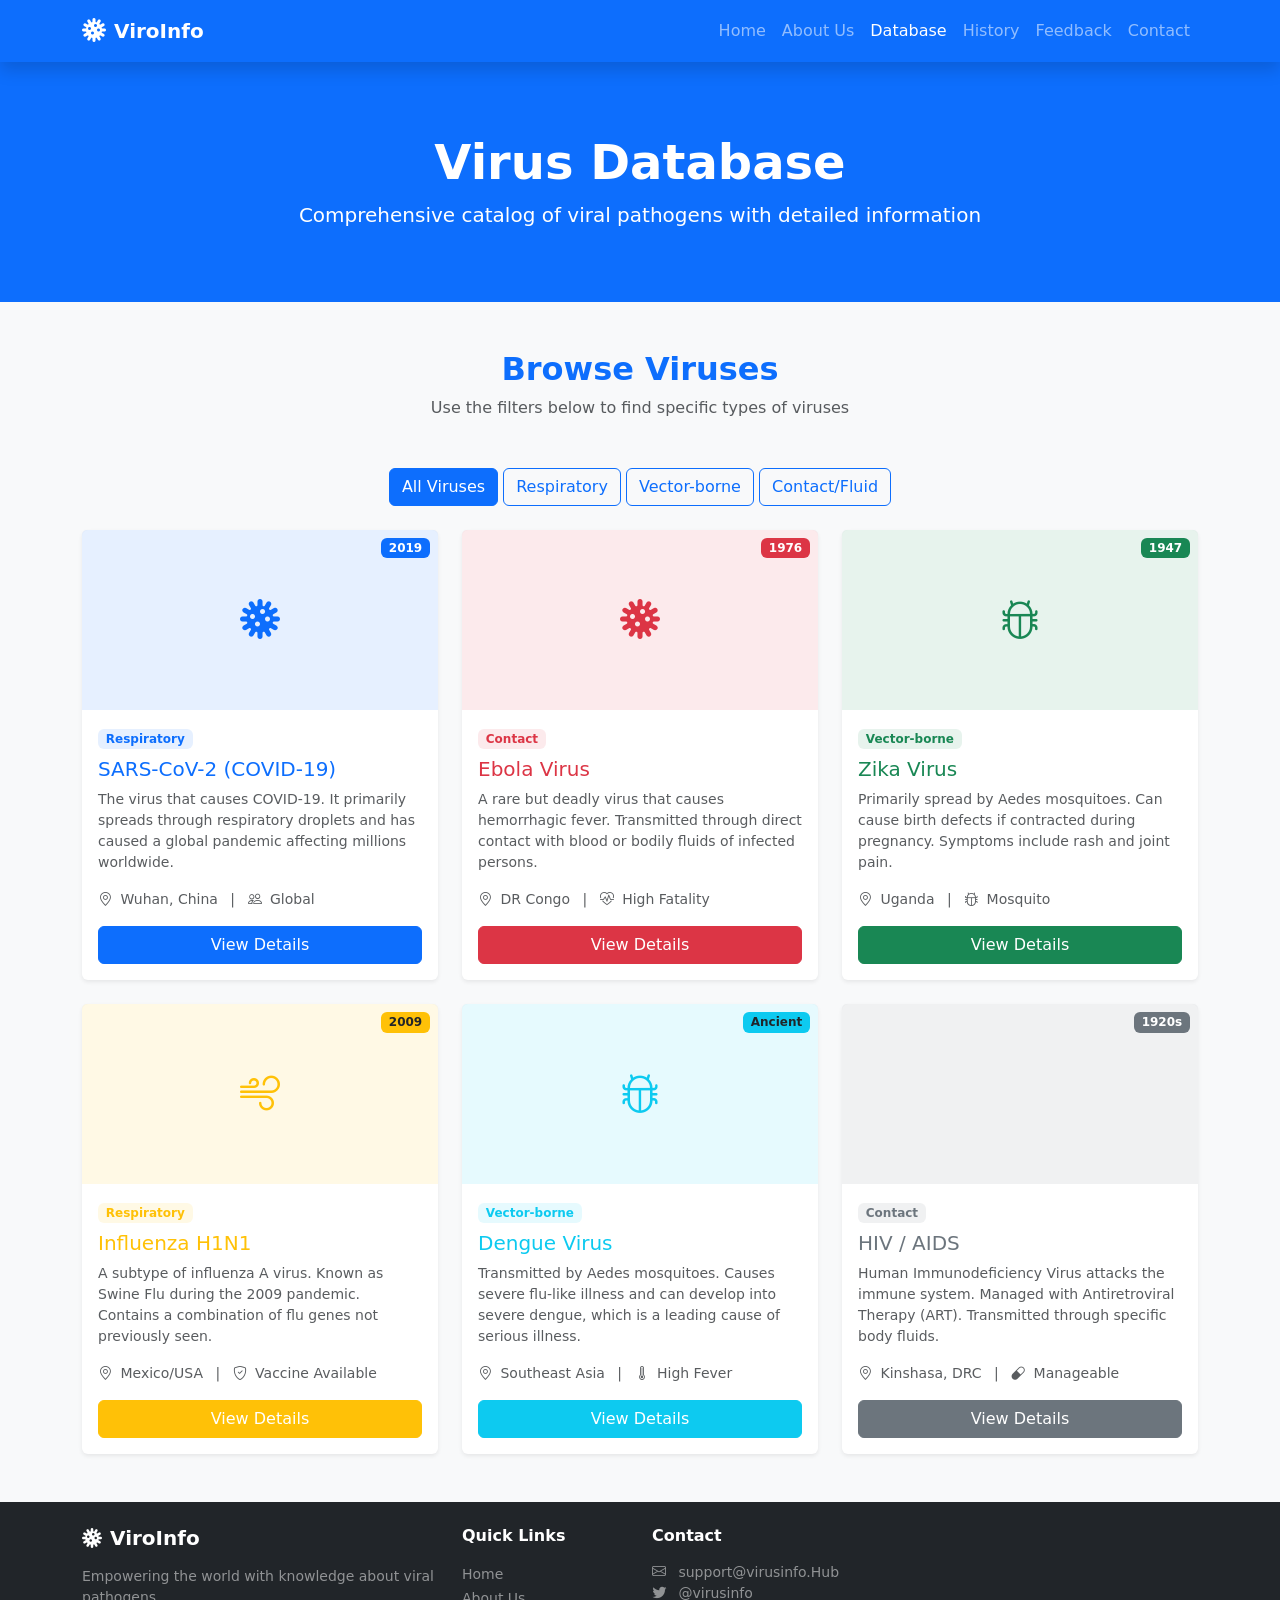
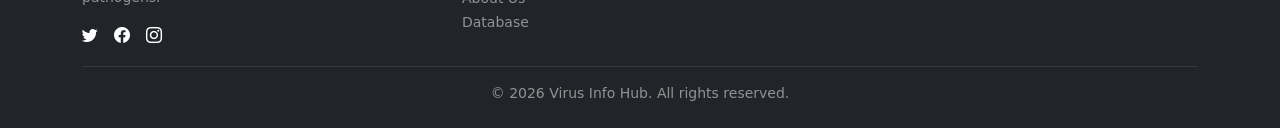
<file: viruses.html>
<!DOCTYPE html>
<html lang="en">
<head>
    <meta charset="UTF-8">
    <meta name="viewport" content="width=device-width, initial-scale=1.0">
    <title>Virus Database | ViroInfo - Virus Info Hub</title>
    <link href="https://cdn.jsdelivr.net/npm/bootstrap@5.3.0/dist/css/bootstrap.min.css" rel="stylesheet">
    <link rel="stylesheet" href="https://cdn.jsdelivr.net/npm/bootstrap-icons@1.10.5/font/bootstrap-icons.css">
    <link rel="stylesheet" href="style.css">
</head>
<body class="bg-light">

    <!-- Sticky Navbar -->
    <nav class="navbar navbar-expand-lg navbar-dark bg-primary sticky-top shadow">
        <div class="container">
            <a class="navbar-brand fw-bold d-flex align-items-center" href="index.html">
                <i class="bi bi-virus fs-4 me-2"></i>
                <span>ViroInfo</span>
            </a>
            <button class="navbar-toggler" type="button" data-bs-toggle="collapse" data-bs-target="#navbarNav">
                <span class="navbar-toggler-icon"></span>
            </button>
            <div class="collapse navbar-collapse" id="navbarNav">
                <ul class="navbar-nav ms-auto">
                    <li class="nav-item"><a class="nav-link" href="index.html">Home</a></li>
                    <li class="nav-item"><a class="nav-link" href="about.html">About Us</a></li>
                    <li class="nav-item"><a class="nav-link active" href="viruses.html">Database</a></li>
                    <li class="nav-item"><a class="nav-link" href="timeline.html">History</a></li>
                    <li class="nav-item"><a class="nav-link" href="feedback.html">Feedback</a></li>
                    <li class="nav-item"><a class="nav-link" href="contact.html">Contact</a></li>
                </ul>
            </div>
        </div>
    </nav>

    <main>
        <!-- Hero -->
        <section class="bg-primary text-white text-center py-5">
            <div class="container py-4">
                <h1 class="display-5 fw-bold">Virus Database</h1>
                <p class="lead mb-0">Comprehensive catalog of viral pathogens with detailed information</p>
            </div>
        </section>

        <!-- Database -->
        <section class="py-5">
            <div class="container">
                <div class="text-center mb-5">
                    <h2 class="fw-bold text-primary">Browse Viruses</h2>
                    <p class="text-muted">Use the filters below to find specific types of viruses</p>
                </div>

                <!-- Filters -->
                <div class="text-center mb-4 btn-group-filter">
                    <button class="btn btn-primary" onclick="filterViruses('all')">All Viruses</button>
                    <button class="btn btn-outline-primary" onclick="filterViruses('respiratory')">Respiratory</button>
                    <button class="btn btn-outline-primary" onclick="filterViruses('vector')">Vector-borne</button>
                    <button class="btn btn-outline-primary" onclick="filterViruses('contact')">Contact/Fluid</button>
                </div>

                <!-- Grid -->
                <div class="row g-4">
                    <!-- Card 1 -->
                    <div class="col-md-6 col-lg-4 virus-card" data-type="respiratory">
                        <div class="card h-100 border-0 shadow-sm">
                            <div class="card-img-top bg-primary bg-opacity-10 d-flex align-items-center justify-content-center position-relative" style="height: 180px;">
                                <i class="bi bi-virus fs-1 text-primary"></i>
                                <span class="position-absolute top-0 end-0 m-2 badge bg-primary">2019</span>
                            </div>
                            <div class="card-body">
                                <span class="badge bg-primary bg-opacity-10 text-primary mb-2">Respiratory</span>
                                <h5 class="card-title text-primary">SARS-CoV-2 (COVID-19)</h5>
                                <p class="card-text text-muted small">The virus that causes COVID-19. It primarily spreads through respiratory droplets and has caused a global pandemic affecting millions worldwide.</p>
                                <p class="small text-muted mb-3">
                                    <i class="bi bi-geo-alt me-1"></i> Wuhan, China
                                    <span class="mx-2">|</span>
                                    <i class="bi bi-people me-1"></i> Global
                                </p>
                                <a href="#" class="btn btn-primary w-100">View Details</a>
                            </div>
                        </div>
                    </div>

                    <!-- Card 2 -->
                    <div class="col-md-6 col-lg-4 virus-card" data-type="contact">
                        <div class="card h-100 border-0 shadow-sm">
                            <div class="card-img-top bg-danger bg-opacity-10 d-flex align-items-center justify-content-center position-relative" style="height: 180px;">
                                <i class="bi bi-virus fs-1 text-danger"></i>
                                <span class="position-absolute top-0 end-0 m-2 badge bg-danger">1976</span>
                            </div>
                            <div class="card-body">
                                <span class="badge bg-danger bg-opacity-10 text-danger mb-2">Contact</span>
                                <h5 class="card-title text-danger">Ebola Virus</h5>
                                <p class="card-text text-muted small">A rare but deadly virus that causes hemorrhagic fever. Transmitted through direct contact with blood or bodily fluids of infected persons.</p>
                                <p class="small text-muted mb-3">
                                    <i class="bi bi-geo-alt me-1"></i> DR Congo
                                    <span class="mx-2">|</span>
                                    <i class="bi bi-heart-pulse me-1"></i> High Fatality
                                </p>
                                <a href="#" class="btn btn-danger w-100">View Details</a>
                            </div>
                        </div>
                    </div>

                    <!-- Card 3 -->
                    <div class="col-md-6 col-lg-4 virus-card" data-type="vector">
                        <div class="card h-100 border-0 shadow-sm">
                            <div class="card-img-top bg-success bg-opacity-10 d-flex align-items-center justify-content-center position-relative" style="height: 180px;">
                                <i class="bi bi-bug fs-1 text-success"></i>
                                <span class="position-absolute top-0 end-0 m-2 badge bg-success">1947</span>
                            </div>
                            <div class="card-body">
                                <span class="badge bg-success bg-opacity-10 text-success mb-2">Vector-borne</span>
                                <h5 class="card-title text-success">Zika Virus</h5>
                                <p class="card-text text-muted small">Primarily spread by Aedes mosquitoes. Can cause birth defects if contracted during pregnancy. Symptoms include rash and joint pain.</p>
                                <p class="small text-muted mb-3">
                                    <i class="bi bi-geo-alt me-1"></i> Uganda
                                    <span class="mx-2">|</span>
                                    <i class="bi bi-bug me-1"></i> Mosquito
                                </p>
                                <a href="#" class="btn btn-success w-100">View Details</a>
                            </div>
                        </div>
                    </div>

                    <!-- Card 4 -->
                    <div class="col-md-6 col-lg-4 virus-card" data-type="respiratory">
                        <div class="card h-100 border-0 shadow-sm">
                            <div class="card-img-top bg-warning bg-opacity-10 d-flex align-items-center justify-content-center position-relative" style="height: 180px;">
                                <i class="bi bi-wind fs-1 text-warning"></i>
                                <span class="position-absolute top-0 end-0 m-2 badge bg-warning text-dark">2009</span>
                            </div>
                            <div class="card-body">
                                <span class="badge bg-warning bg-opacity-10 text-warning mb-2">Respiratory</span>
                                <h5 class="card-title text-warning">Influenza H1N1</h5>
                                <p class="card-text text-muted small">A subtype of influenza A virus. Known as Swine Flu during the 2009 pandemic. Contains a combination of flu genes not previously seen.</p>
                                <p class="small text-muted mb-3">
                                    <i class="bi bi-geo-alt me-1"></i> Mexico/USA
                                    <span class="mx-2">|</span>
                                    <i class="bi bi-shield-check me-1"></i> Vaccine Available
                                </p>
                                <a href="#" class="btn btn-warning w-100 text-white">View Details</a>
                            </div>
                        </div>
                    </div>

                    <!-- Card 5 -->
                    <div class="col-md-6 col-lg-4 virus-card" data-type="vector">
                        <div class="card h-100 border-0 shadow-sm">
                            <div class="card-img-top bg-info bg-opacity-10 d-flex align-items-center justify-content-center position-relative" style="height: 180px;">
                                <i class="bi bi-bug fs-1 text-info"></i>
                                <span class="position-absolute top-0 end-0 m-2 badge bg-info text-dark">Ancient</span>
                            </div>
                            <div class="card-body">
                                <span class="badge bg-info bg-opacity-10 text-info mb-2">Vector-borne</span>
                                <h5 class="card-title text-info">Dengue Virus</h5>
                                <p class="card-text text-muted small">Transmitted by Aedes mosquitoes. Causes severe flu-like illness and can develop into severe dengue, which is a leading cause of serious illness.</p>
                                <p class="small text-muted mb-3">
                                    <i class="bi bi-geo-alt me-1"></i> Southeast Asia
                                    <span class="mx-2">|</span>
                                    <i class="bi bi-thermometer-high me-1"></i> High Fever
                                </p>
                                <a href="#" class="btn btn-info w-100 text-white">View Details</a>
                            </div>
                        </div>
                    </div>

                    <!-- Card 6 -->
                    <div class="col-md-6 col-lg-4 virus-card" data-type="contact">
                        <div class="card h-100 border-0 shadow-sm">
                            <div class="card-img-top bg-secondary bg-opacity-10 d-flex align-items-center justify-content-center position-relative" style="height: 180px;">
                                <i class="bi bi-ribbon fs-1 text-secondary"></i>
                                <span class="position-absolute top-0 end-0 m-2 badge bg-secondary">1920s</span>
                            </div>
                            <div class="card-body">
                                <span class="badge bg-secondary bg-opacity-10 text-secondary mb-2">Contact</span>
                                <h5 class="card-title text-secondary">HIV / AIDS</h5>
                                <p class="card-text text-muted small">Human Immunodeficiency Virus attacks the immune system. Managed with Antiretroviral Therapy (ART). Transmitted through specific body fluids.</p>
                                <p class="small text-muted mb-3">
                                    <i class="bi bi-geo-alt me-1"></i> Kinshasa, DRC
                                    <span class="mx-2">|</span>
                                    <i class="bi bi-capsule me-1"></i> Manageable
                                </p>
                                <a href="#" class="btn btn-secondary w-100">View Details</a>
                            </div>
                        </div>
                    </div>
                </div>
            </div>
        </section>
    </main>

    <!-- Footer -->
    <footer class="bg-dark text-white py-4">
        <div class="container">
            <div class="row g-4">
                <div class="col-md-4">
                    <h5 class="fw-bold mb-3"><i class="bi bi-virus me-2"></i>ViroInfo</h5>
                    <p class="text-white-50 small">Empowering the world with knowledge about viral pathogens.</p>
                    <div class="d-flex gap-3 mt-3">
                        <a href="#" class="text-white"><i class="bi bi-twitter"></i></a>
                        <a href="#" class="text-white"><i class="bi bi-facebook"></i></a>
                        <a href="#" class="text-white"><i class="bi bi-instagram"></i></a>
                    </div>
                </div>
                <div class="col-md-2">
                    <h6 class="fw-bold mb-3">Quick Links</h6>
                    <ul class="list-unstyled">
                        <li><a href="index.html" class="text-white-50 text-decoration-none small">Home</a></li>
                        <li><a href="about.html" class="text-white-50 text-decoration-none small">About Us</a></li>
                        <li><a href="viruses.html" class="text-white-50 text-decoration-none small">Database</a></li>
                    </ul>
                </div>
                <div class="col-md-3">
                    <h6 class="fw-bold mb-3">Contact</h6>
                    <ul class="list-unstyled text-white-50 small">
                        <li><i class="bi bi-envelope me-2"></i> support@virusinfo.Hub</li>
                        <li><i class="bi bi-twitter me-2"></i> @virusinfo</li>
                    </ul>
                </div>
            </div>
            <hr class="my-3 border-secondary">
            <div class="text-center text-white-50 small">
                <p class="mb-0">&copy; 2026 Virus Info Hub. All rights reserved.</p>
            </div>
        </div>
    </footer>

    <script src="https://cdn.jsdelivr.net/npm/bootstrap@5.3.0/dist/js/bootstrap.bundle.min.js"></script>
    <script src="main.js"></script>
</body>
</html>
</file>
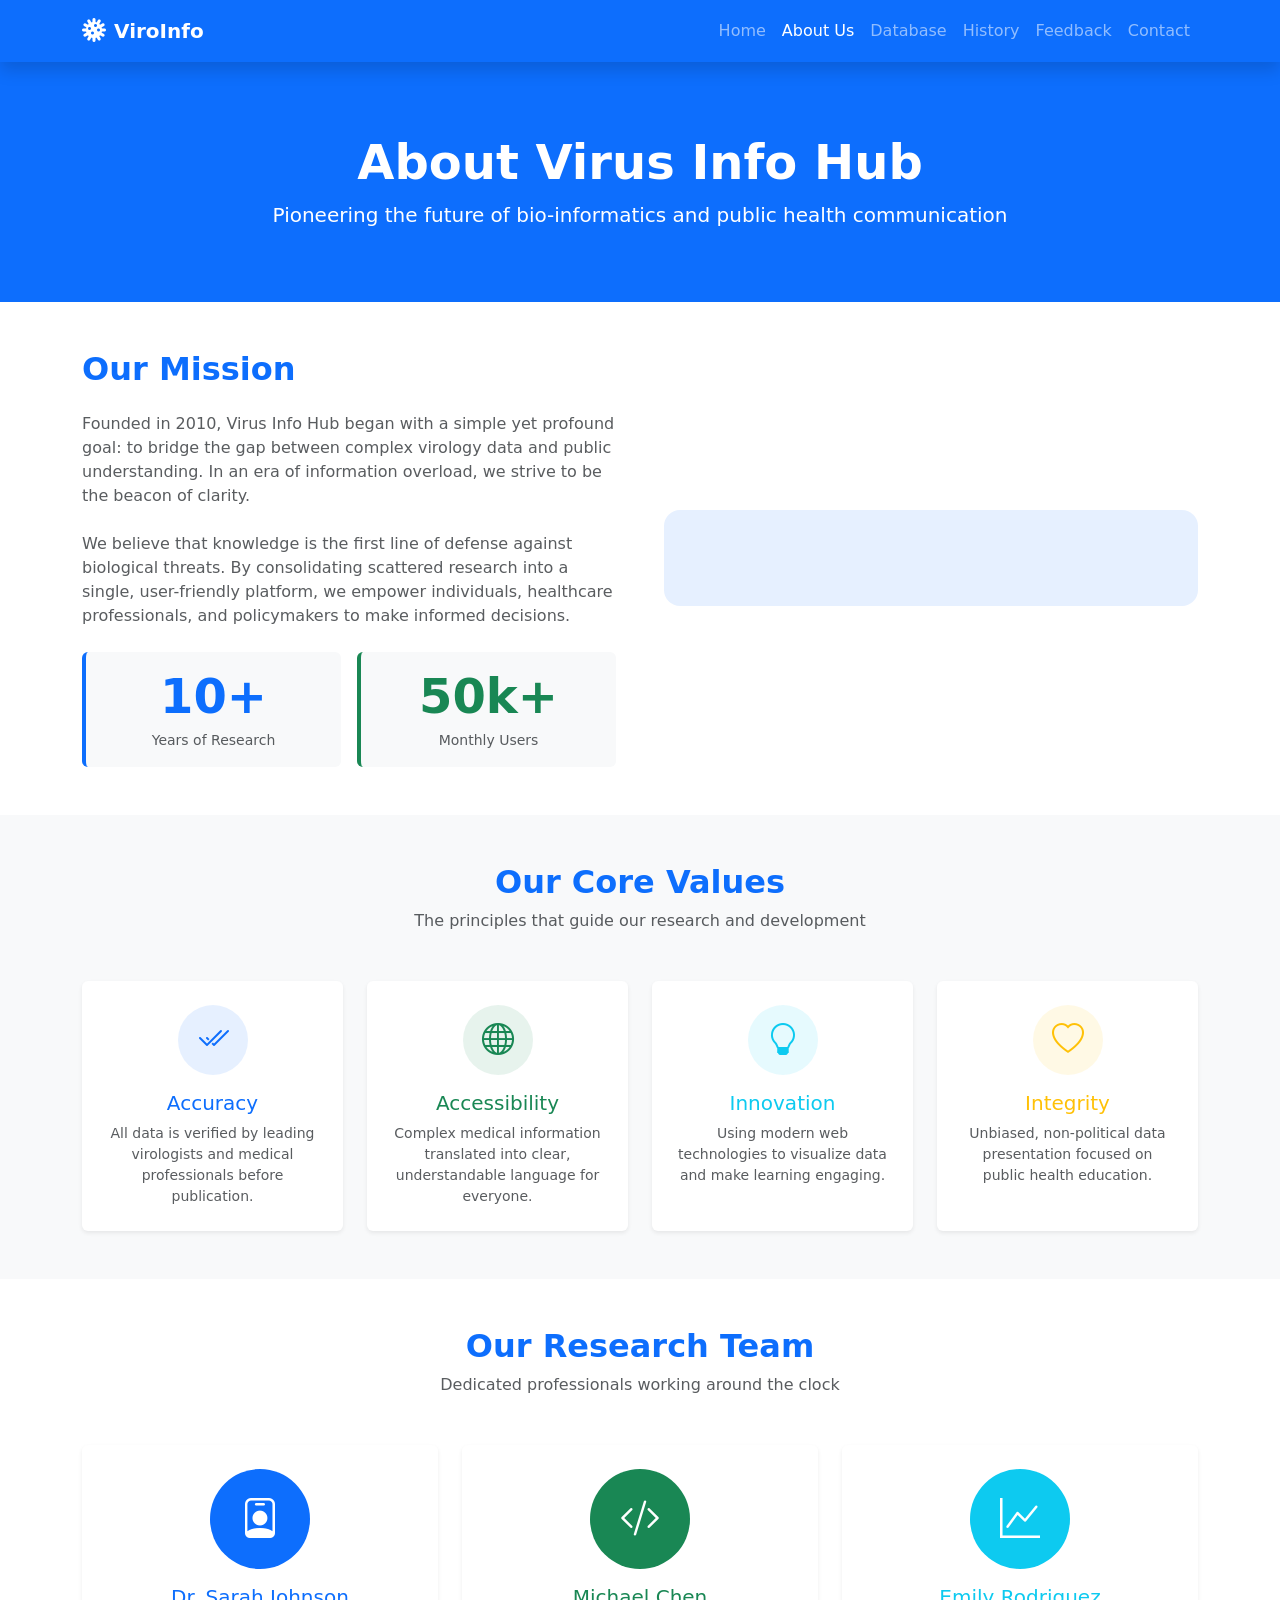
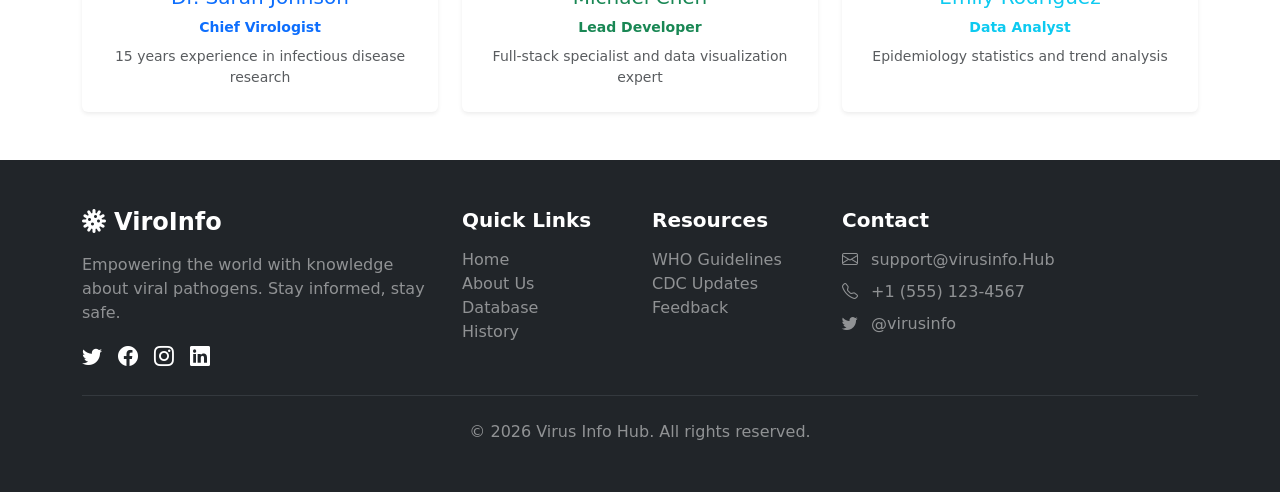
<file: e project 002/about.html>
<!DOCTYPE html>
<html lang="en">
<head>
    <meta charset="UTF-8">
    <meta name="viewport" content="width=device-width, initial-scale=1.0">
    <title>About Us | ViroInfo - Virus Info Hub</title>
    <link href="https://cdn.jsdelivr.net/npm/bootstrap@5.3.0/dist/css/bootstrap.min.css" rel="stylesheet">
    <link rel="stylesheet" href="https://cdn.jsdelivr.net/npm/bootstrap-icons@1.10.5/font/bootstrap-icons.css">
    <link rel="stylesheet" href="style.css">
</head>
<body class="bg-light">

    <!-- Sticky Navbar -->
    <nav class="navbar navbar-expand-lg navbar-dark bg-primary sticky-top shadow">
        <div class="container">
            <a class="navbar-brand fw-bold d-flex align-items-center" href="index.html">
                <i class="bi bi-virus fs-4 me-2"></i>
                <span>ViroInfo</span>
            </a>
            <button class="navbar-toggler" type="button" data-bs-toggle="collapse" data-bs-target="#navbarNav">
                <span class="navbar-toggler-icon"></span>
            </button>
            <div class="collapse navbar-collapse" id="navbarNav">
                <ul class="navbar-nav ms-auto">
                    <li class="nav-item"><a class="nav-link" href="index.html">Home</a></li>
                    <li class="nav-item"><a class="nav-link active" href="about.html">About Us</a></li>
                    <li class="nav-item"><a class="nav-link" href="viruses.html">Database</a></li>
                    <li class="nav-item"><a class="nav-link" href="timeline.html">History</a></li>
                    <li class="nav-item"><a class="nav-link" href="feedback.html">Feedback</a></li>
                    <li class="nav-item"><a class="nav-link" href="contact.html">Contact</a></li>
                </ul>
            </div>
        </div>
    </nav>

    <main>
        <!-- Hero -->
        <section class="bg-primary text-white text-center py-5">
            <div class="container py-4">
                <h1 class="display-5 fw-bold">About Virus Info Hub</h1>
                <p class="lead mb-0">Pioneering the future of bio-informatics and public health communication</p>
            </div>
        </section>

        <!-- Mission -->
        <section class="py-5 bg-white">
            <div class="container">
                <div class="row g-5 align-items-center">
                    <div class="col-lg-6">
                        <h2 class="fw-bold text-primary mb-4">Our Mission</h2>
                        <p class="text-muted mb-4">Founded in 2010, Virus Info Hub began with a simple yet profound goal: to bridge the gap between complex virology data and public understanding. In an era of information overload, we strive to be the beacon of clarity.</p>
                        <p class="text-muted mb-4">We believe that knowledge is the first line of defense against biological threats. By consolidating scattered research into a single, user-friendly platform, we empower individuals, healthcare professionals, and policymakers to make informed decisions.</p>
                        <div class="row g-3">
                            <div class="col-6">
                                <div class="card border-0 bg-light text-center p-3 border-start border-4 border-primary">
                                    <h3 class="display-5 fw-bold text-primary mb-1">10+</h3>
                                    <p class="text-muted mb-0 small">Years of Research</p>
                                </div>
                            </div>
                            <div class="col-6">
                                <div class="card border-0 bg-light text-center p-3 border-start border-4 border-success">
                                    <h3 class="display-5 fw-bold text-success mb-1">50k+</h3>
                                    <p class="text-muted mb-0 small">Monthly Users</p>
                                </div>
                            </div>
                        </div>
                    </div>
                    <div class="col-lg-6 text-center">
                        <div class="bg-primary bg-opacity-10 rounded-4 p-5">
                            <i class="bi bi-microscope display-1 text-primary"></i>
                        </div>
                    </div>
                </div>
            </div>
        </section>

        <!-- Values -->
        <section class="py-5 bg-light">
            <div class="container">
                <div class="text-center mb-5">
                    <h2 class="fw-bold text-primary">Our Core Values</h2>
                    <p class="text-muted">The principles that guide our research and development</p>
                </div>
                <div class="row g-4">
                    <div class="col-md-6 col-lg-3">
                        <div class="card h-100 border-0 shadow-sm text-center p-4">
                            <div class="mx-auto mb-3 bg-primary bg-opacity-10 rounded-circle d-flex align-items-center justify-content-center" style="width: 70px; height: 70px;">
                                <i class="bi bi-check2-all fs-2 text-primary"></i>
                            </div>
                            <h5 class="text-primary">Accuracy</h5>
                            <p class="text-muted small mb-0">All data is verified by leading virologists and medical professionals before publication.</p>
                        </div>
                    </div>
                    <div class="col-md-6 col-lg-3">
                        <div class="card h-100 border-0 shadow-sm text-center p-4">
                            <div class="mx-auto mb-3 bg-success bg-opacity-10 rounded-circle d-flex align-items-center justify-content-center" style="width: 70px; height: 70px;">
                                <i class="bi bi-globe fs-2 text-success"></i>
                            </div>
                            <h5 class="text-success">Accessibility</h5>
                            <p class="text-muted small mb-0">Complex medical information translated into clear, understandable language for everyone.</p>
                        </div>
                    </div>
                    <div class="col-md-6 col-lg-3">
                        <div class="card h-100 border-0 shadow-sm text-center p-4">
                            <div class="mx-auto mb-3 bg-info bg-opacity-10 rounded-circle d-flex align-items-center justify-content-center" style="width: 70px; height: 70px;">
                                <i class="bi bi-lightbulb fs-2 text-info"></i>
                            </div>
                            <h5 class="text-info">Innovation</h5>
                            <p class="text-muted small mb-0">Using modern web technologies to visualize data and make learning engaging.</p>
                        </div>
                    </div>
                    <div class="col-md-6 col-lg-3">
                        <div class="card h-100 border-0 shadow-sm text-center p-4">
                            <div class="mx-auto mb-3 bg-warning bg-opacity-10 rounded-circle d-flex align-items-center justify-content-center" style="width: 70px; height: 70px;">
                                <i class="bi bi-heart fs-2 text-warning"></i>
                            </div>
                            <h5 class="text-warning">Integrity</h5>
                            <p class="text-muted small mb-0">Unbiased, non-political data presentation focused on public health education.</p>
                        </div>
                    </div>
                </div>
            </div>
        </section>

        <!-- Team -->
        <section class="py-5 bg-white">
            <div class="container">
                <div class="text-center mb-5">
                    <h2 class="fw-bold text-primary">Our Research Team</h2>
                    <p class="text-muted">Dedicated professionals working around the clock</p>
                </div>
                <div class="row g-4">
                    <div class="col-md-4">
                        <div class="card h-100 border-0 shadow-sm text-center p-4">
                            <div class="mx-auto mb-3 bg-primary rounded-circle d-flex align-items-center justify-content-center" style="width: 100px; height: 100px;">
                                <i class="bi bi-person-badge fs-1 text-white"></i>
                            </div>
                            <h5 class="text-primary">Dr. Sarah Johnson</h5>
                            <p class="fw-bold text-primary small mb-2">Chief Virologist</p>
                            <p class="text-muted small mb-0">15 years experience in infectious disease research</p>
                        </div>
                    </div>
                    <div class="col-md-4">
                        <div class="card h-100 border-0 shadow-sm text-center p-4">
                            <div class="mx-auto mb-3 bg-success rounded-circle d-flex align-items-center justify-content-center" style="width: 100px; height: 100px;">
                                <i class="bi bi-code-slash fs-1 text-white"></i>
                            </div>
                            <h5 class="text-success">Michael Chen</h5>
                            <p class="fw-bold text-success small mb-2">Lead Developer</p>
                            <p class="text-muted small mb-0">Full-stack specialist and data visualization expert</p>
                        </div>
                    </div>
                    <div class="col-md-4">
                        <div class="card h-100 border-0 shadow-sm text-center p-4">
                            <div class="mx-auto mb-3 bg-info rounded-circle d-flex align-items-center justify-content-center" style="width: 100px; height: 100px;">
                                <i class="bi bi-graph-up fs-1 text-white"></i>
                            </div>
                            <h5 class="text-info">Emily Rodriguez</h5>
                            <p class="fw-bold text-info small mb-2">Data Analyst</p>
                            <p class="text-muted small mb-0">Epidemiology statistics and trend analysis</p>
                        </div>
                    </div>
                </div>
            </div>
        </section>
    </main>

    <!-- Footer -->
    <footer class="bg-dark text-white py-5">
        <div class="container">
            <div class="row g-4">
                <div class="col-lg-4 col-md-6">
                    <h4 class="fw-bold mb-3"><i class="bi bi-virus me-2"></i>ViroInfo</h4>
                    <p class="text-white-50">Empowering the world with knowledge about viral pathogens. Stay informed, stay safe.</p>
                    <div class="d-flex gap-3 mt-3">
                        <a href="#" class="text-white"><i class="bi bi-twitter fs-5"></i></a>
                        <a href="#" class="text-white"><i class="bi bi-facebook fs-5"></i></a>
                        <a href="#" class="text-white"><i class="bi bi-instagram fs-5"></i></a>
                        <a href="#" class="text-white"><i class="bi bi-linkedin fs-5"></i></a>
                    </div>
                </div>
                <div class="col-lg-2 col-md-6">
                    <h5 class="fw-bold mb-3">Quick Links</h5>
                    <ul class="list-unstyled">
                        <li><a href="index.html" class="text-white-50 text-decoration-none">Home</a></li>
                        <li><a href="about.html" class="text-white-50 text-decoration-none">About Us</a></li>
                        <li><a href="viruses.html" class="text-white-50 text-decoration-none">Database</a></li>
                        <li><a href="timeline.html" class="text-white-50 text-decoration-none">History</a></li>
                    </ul>
                </div>
                <div class="col-lg-2 col-md-6">
                    <h5 class="fw-bold mb-3">Resources</h5>
                    <ul class="list-unstyled">
                        <li><a href="#" class="text-white-50 text-decoration-none">WHO Guidelines</a></li>
                        <li><a href="#" class="text-white-50 text-decoration-none">CDC Updates</a></li>
                        <li><a href="feedback.html" class="text-white-50 text-decoration-none">Feedback</a></li>
                    </ul>
                </div>
                <div class="col-lg-4 col-md-6">
                    <h5 class="fw-bold mb-3">Contact</h5>
                    <ul class="list-unstyled text-white-50">
                        <li class="mb-2"><i class="bi bi-envelope me-2"></i> support@virusinfo.Hub</li>
                        <li class="mb-2"><i class="bi bi-telephone me-2"></i> +1 (555) 123-4567</li>
                        <li><i class="bi bi-twitter me-2"></i> @virusinfo</li>
                    </ul>
                </div>
            </div>
            <hr class="my-4 border-secondary">
            <div class="text-center text-white-50">
                <p class="mb-0">&copy; 2026 Virus Info Hub. All rights reserved.</p>
            </div>
        </div>
    </footer>

    <script src="https://cdn.jsdelivr.net/npm/bootstrap@5.3.0/dist/js/bootstrap.bundle.min.js"></script>
    <script src="js/main.js"></script>
</body>
</html>
</file>
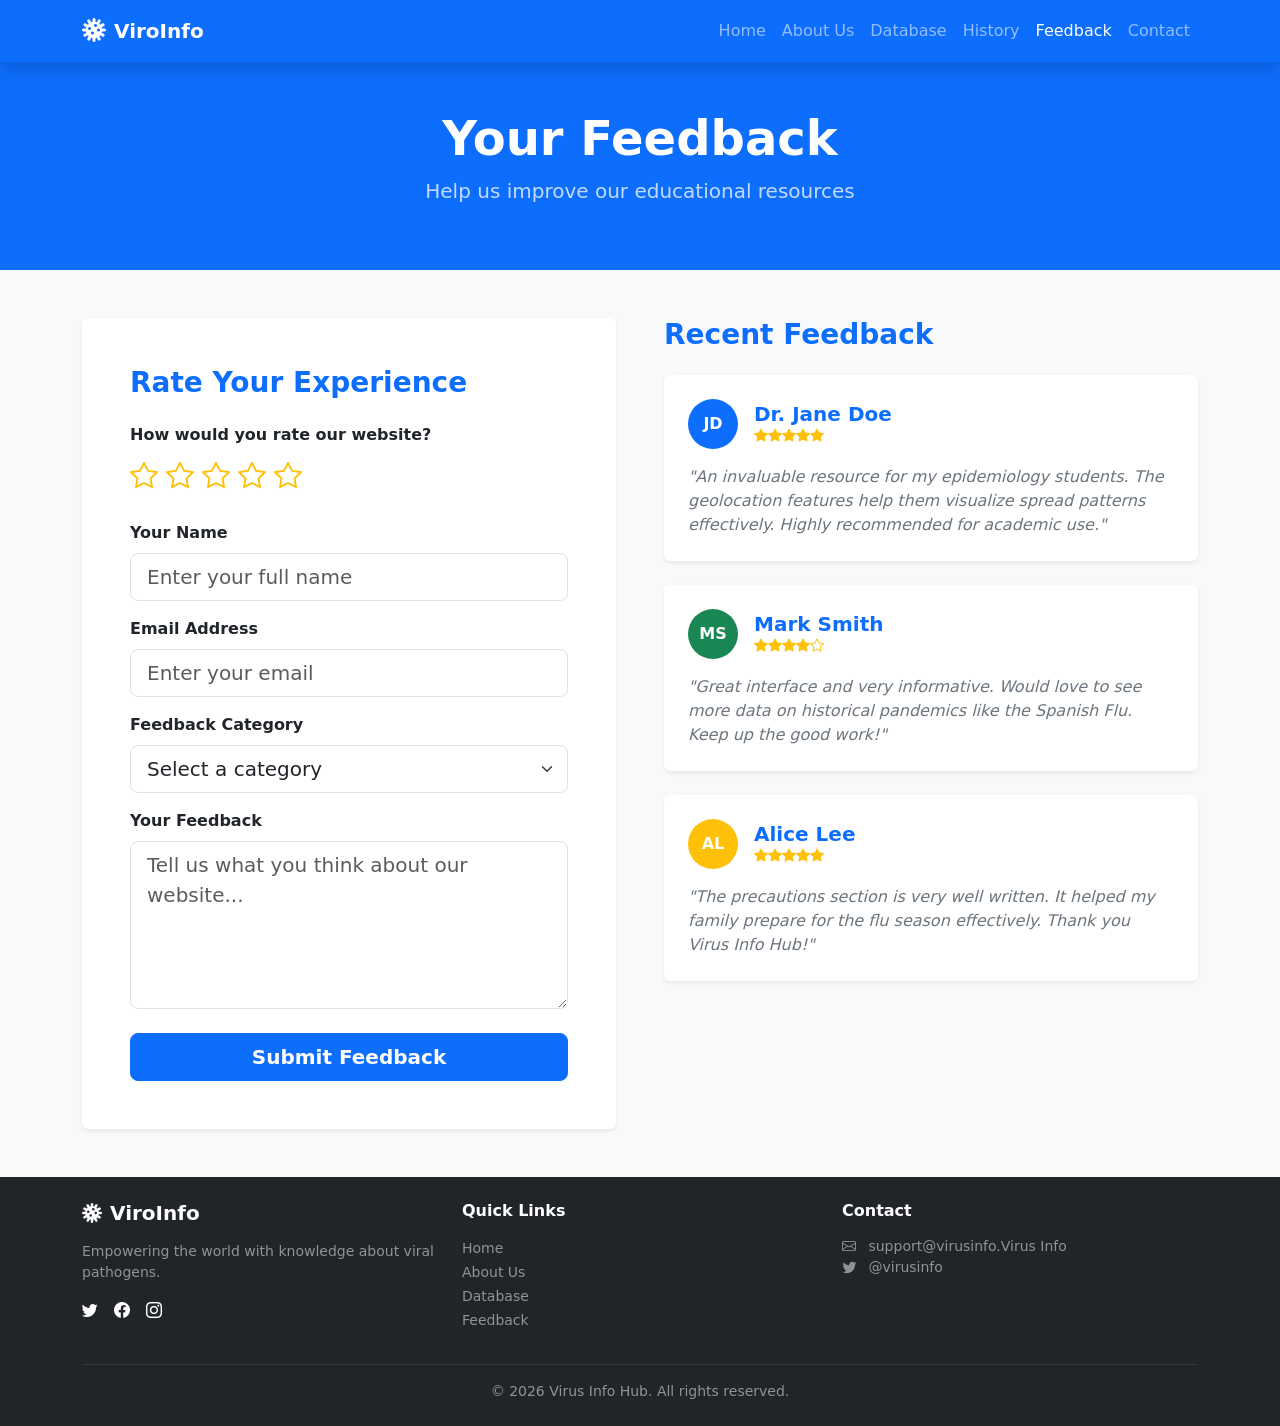
<file: e project 002/feedback.html>
<!DOCTYPE html>
<html lang="en">
<head>
    <meta charset="UTF-8">
    <meta name="viewport" content="width=device-width, initial-scale=1.0">
    <title>Feedback | ViroInfo - Virus Info Hub</title>
    <link href="https://cdn.jsdelivr.net/npm/bootstrap@5.3.0/dist/css/bootstrap.min.css" rel="stylesheet">
    <link rel="stylesheet" href="https://cdn.jsdelivr.net/npm/bootstrap-icons@1.10.5/font/bootstrap-icons.css">
    <link rel="stylesheet" href="style.css">
</head>
<body class="bg-light">

    <!-- Sticky Navbar -->
    <nav class="navbar navbar-expand-lg navbar-dark bg-primary sticky-top shadow">
        <div class="container">
            <a class="navbar-brand fw-bold d-flex align-items-center" href="index.html">
                <i class="bi bi-virus fs-4 me-2"></i>
                <span>ViroInfo</span>
            </a>
            <button class="navbar-toggler" type="button" data-bs-toggle="collapse" data-bs-target="#navbarNav">
                <span class="navbar-toggler-icon"></span>
            </button>
            <div class="collapse navbar-collapse" id="navbarNav">
                <ul class="navbar-nav ms-auto">
                    <li class="nav-item"><a class="nav-link" href="index.html">Home</a></li>
                    <li class="nav-item"><a class="nav-link" href="about.html">About Us</a></li>
                    <li class="nav-item"><a class="nav-link" href="viruses.html">Database</a></li>
                    <li class="nav-item"><a class="nav-link" href="timeline.html">History</a></li>
                    <li class="nav-item"><a class="nav-link active" href="feedback.html">Feedback</a></li>
                    <li class="nav-item"><a class="nav-link" href="contact.html">Contact</a></li>
                </ul>
            </div>
        </div>
    </nav>

    <main>
        <!-- Hero -->
        <section class="bg-primary text-white text-center py-5">
            <div class="container">
                <h2 class="fw-bold display-5">Your Feedback</h2>
                <p class="lead opacity-75">Help us improve our educational resources</p>
            </div>
        </section>

        <!-- Feedback Section -->
        <section class="container py-5">
            <div class="row g-5">
                <!-- Form -->
                <div class="col-lg-6">
                    <div class="card shadow-sm border-0 h-100">
                        <div class="card-body p-4 p-md-5">
                            <h3 class="text-primary mb-4 fw-bold">Rate Your Experience</h3>
                            
                            <form id="feedbackForm" class="needs-validation" novalidate>
                                <!-- Star Rating -->
                                <div class="mb-4">
                                    <label class="form-label fw-semibold">How would you rate our website?</label>
                                    <div class="d-flex gap-2 fs-3 text-warning" id="starRating">
                                        <i class="bi bi-star cursor-pointer" data-value="1"></i>
                                        <i class="bi bi-star cursor-pointer" data-value="2"></i>
                                        <i class="bi bi-star cursor-pointer" data-value="3"></i>
                                        <i class="bi bi-star cursor-pointer" data-value="4"></i>
                                        <i class="bi bi-star cursor-pointer" data-value="5"></i>
                                    </div>
                                    <input type="hidden" id="ratingValue" name="rating" value="0" required>
                                    <div class="invalid-feedback">Please select a rating.</div>
                                </div>

                                <div class="mb-3">
                                    <label for="name" class="form-label fw-semibold">Your Name</label>
                                    <input type="text" class="form-control form-control-lg" id="name" placeholder="Enter your full name" required>
                                    <div class="invalid-feedback">Please enter your name.</div>
                                </div>

                                <div class="mb-3">
                                    <label for="email" class="form-label fw-semibold">Email Address</label>
                                    <input type="email" class="form-control form-control-lg" id="email" placeholder="Enter your email" required>
                                    <div class="invalid-feedback">Please enter a valid email address.</div>
                                </div>

                                <div class="mb-3">
                                    <label for="category" class="form-label fw-semibold">Feedback Category</label>
                                    <select class="form-select form-select-lg" id="category" required>
                                        <option value="" selected disabled>Select a category</option>
                                        <option value="content">Website Content</option>
                                        <option value="design">Design & Layout</option>
                                        <option value="functionality">Functionality</option>
                                        <option value="suggestion">Suggestion</option>
                                        <option value="other">Other</option>
                                    </select>
                                    <div class="invalid-feedback">Please select a category.</div>
                                </div>

                                <div class="mb-4">
                                    <label for="message" class="form-label fw-semibold">Your Feedback</label>
                                    <textarea class="form-control form-control-lg" id="message" rows="5" placeholder="Tell us what you think about our website..." required></textarea>
                                    <div class="invalid-feedback">Please enter your feedback message.</div>
                                </div>

                                <button type="submit" class="btn btn-primary btn-lg w-100 fw-bold">Submit Feedback</button>
                            </form>
                        </div>
                    </div>
                </div>

                <!-- Testimonials -->
                <div class="col-lg-6">
                    <h3 class="text-primary mb-4 fw-bold">Recent Feedback</h3>
                    <div class="vstack gap-4">
                        
                        <div class="card border-0 shadow-sm">
                            <div class="card-body p-4">
                                <div class="d-flex align-items-center mb-3">
                                    <div class="flex-shrink-0 bg-primary text-white rounded-circle d-flex align-items-center justify-content-center fw-bold" style="width: 50px; height: 50px;">JD</div>
                                    <div class="flex-grow-1 ms-3">
                                        <h5 class="card-title mb-0 text-primary fw-bold">Dr. Jane Doe</h5>
                                        <div class="text-warning small">
                                            <i class="bi bi-star-fill"></i><i class="bi bi-star-fill"></i><i class="bi bi-star-fill"></i><i class="bi bi-star-fill"></i><i class="bi bi-star-fill"></i>
                                        </div>
                                    </div>
                                </div>
                                <p class="card-text text-secondary fst-italic">"An invaluable resource for my epidemiology students. The geolocation features help them visualize spread patterns effectively. Highly recommended for academic use."</p>
                            </div>
                        </div>

                        <div class="card border-0 shadow-sm">
                            <div class="card-body p-4">
                                <div class="d-flex align-items-center mb-3">
                                    <div class="flex-shrink-0 bg-success text-white rounded-circle d-flex align-items-center justify-content-center fw-bold" style="width: 50px; height: 50px;">MS</div>
                                    <div class="flex-grow-1 ms-3">
                                        <h5 class="card-title mb-0 text-primary fw-bold">Mark Smith</h5>
                                        <div class="text-warning small">
                                            <i class="bi bi-star-fill"></i><i class="bi bi-star-fill"></i><i class="bi bi-star-fill"></i><i class="bi bi-star-fill"></i><i class="bi bi-star"></i>
                                        </div>
                                    </div>
                                </div>
                                <p class="card-text text-secondary fst-italic">"Great interface and very informative. Would love to see more data on historical pandemics like the Spanish Flu. Keep up the good work!"</p>
                            </div>
                        </div>

                        <div class="card border-0 shadow-sm">
                            <div class="card-body p-4">
                                <div class="d-flex align-items-center mb-3">
                                    <div class="flex-shrink-0 bg-warning text-white rounded-circle d-flex align-items-center justify-content-center fw-bold" style="width: 50px; height: 50px;">AL</div>
                                    <div class="flex-grow-1 ms-3">
                                        <h5 class="card-title mb-0 text-primary fw-bold">Alice Lee</h5>
                                        <div class="text-warning small">
                                            <i class="bi bi-star-fill"></i><i class="bi bi-star-fill"></i><i class="bi bi-star-fill"></i><i class="bi bi-star-fill"></i><i class="bi bi-star-fill"></i>
                                        </div>
                                    </div>
                                </div>
                                <p class="card-text text-secondary fst-italic">"The precautions section is very well written. It helped my family prepare for the flu season effectively. Thank you Virus Info Hub!"</p>
                            </div>
                        </div>

                    </div>
                </div>
            </div>
        </section>
    </main>

    <!-- Footer -->
    <footer class="bg-dark text-white py-4">
        <div class="container">
            <div class="row g-4">
                <div class="col-md-4">
                    <h5 class="fw-bold mb-3"><i class="bi bi-virus me-2"></i>ViroInfo</h5>
                    <p class="text-white-50 small">Empowering the world with knowledge about viral pathogens.</p>
                    <div class="d-flex gap-3 mt-3">
                        <a href="#" class="text-white"><i class="bi bi-twitter"></i></a>
                        <a href="#" class="text-white"><i class="bi bi-facebook"></i></a>
                        <a href="#" class="text-white"><i class="bi bi-instagram"></i></a>
                    </div>
                </div>
                <div class="col-md-4">
                    <h6 class="fw-bold mb-3">Quick Links</h6>
                    <ul class="list-unstyled">
                        <li><a href="index.html" class="text-white-50 text-decoration-none small">Home</a></li>
                        <li><a href="about.html" class="text-white-50 text-decoration-none small">About Us</a></li>
                        <li><a href="viruses.html" class="text-white-50 text-decoration-none small">Database</a></li>
                        <li><a href="feedback.html" class="text-white-50 text-decoration-none small">Feedback</a></li>
                    </ul>
                </div>
                <div class="col-md-4">
                    <h6 class="fw-bold mb-3">Contact</h6>
                    <ul class="list-unstyled text-white-50 small">
                        <li><i class="bi bi-envelope me-2"></i> support@virusinfo.Virus Info </li>
                        <li><i class="bi bi-twitter me-2"></i> @virusinfo</li>
                    </ul>
                </div>
            </div>
            <hr class="my-3 border-secondary">
            <div class="text-center text-white-50 small">
                <p class="mb-0">&copy; 2026 Virus Info Hub. All rights reserved.</p>
            </div>
        </div>
    </footer>

    <script src="https://cdn.jsdelivr.net/npm/bootstrap@5.3.0/dist/js/bootstrap.bundle.min.js"></script>
    <script src="js/main.js"></script>
</body>
</html>
</file>
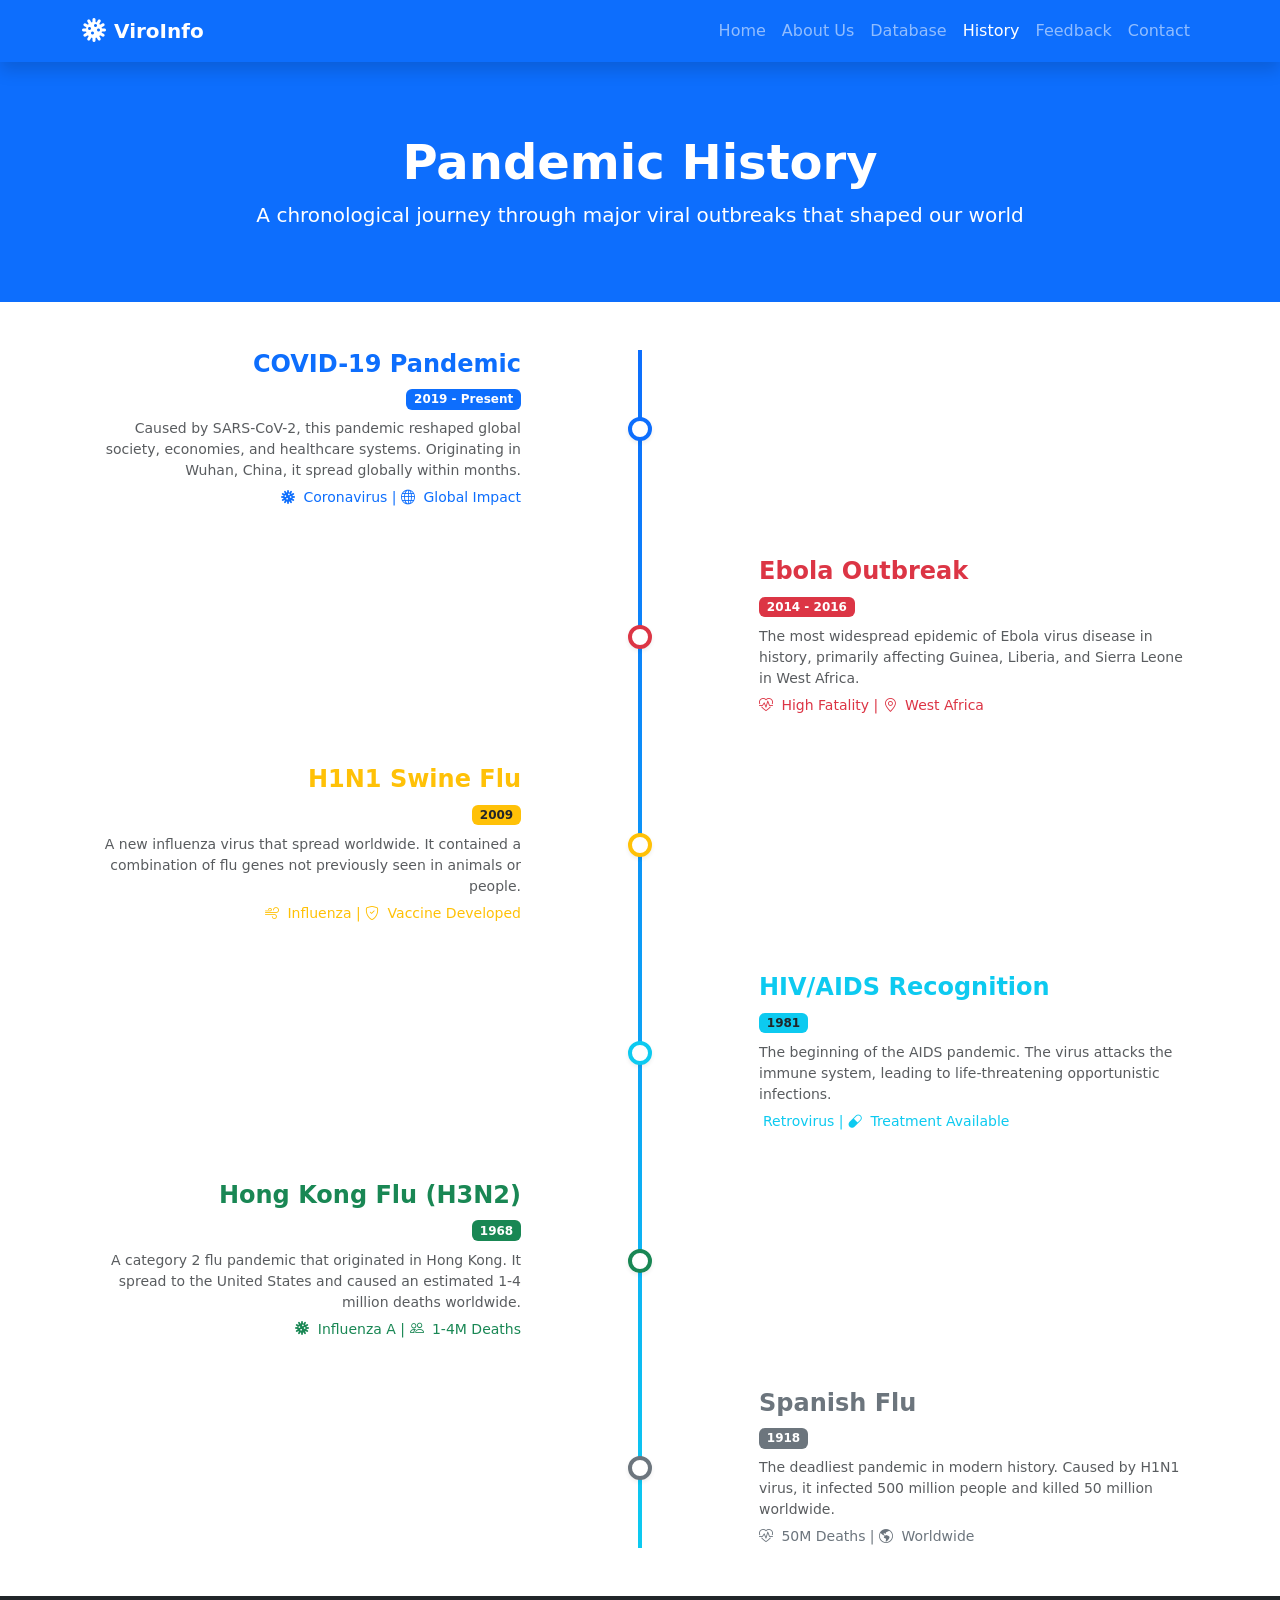
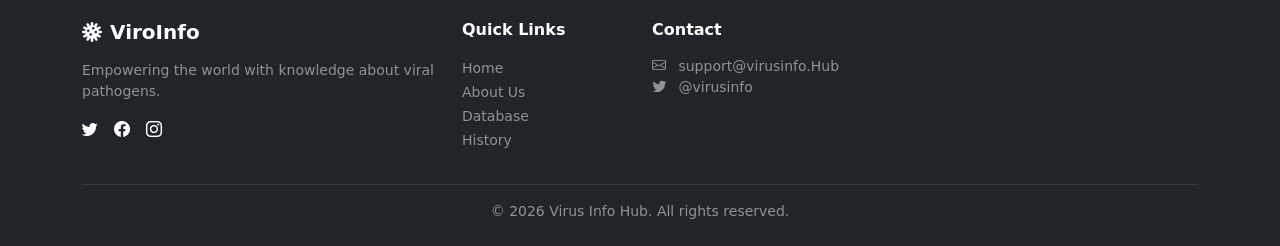
<file: e project 002/timeline.html>
<!DOCTYPE html>
<html lang="en">
<head>
    <meta charset="UTF-8">
    <meta name="viewport" content="width=device-width, initial-scale=1.0">
    <title>Pandemic History | ViroInfo - Virus Info Hub</title>
    <link href="https://cdn.jsdelivr.net/npm/bootstrap@5.3.0/dist/css/bootstrap.min.css" rel="stylesheet">
    <link rel="stylesheet" href="https://cdn.jsdelivr.net/npm/bootstrap-icons@1.10.5/font/bootstrap-icons.css">
    <link rel="stylesheet" href="style.css">
</head>
<body class="bg-light">

    <!-- Sticky Navbar -->
    <nav class="navbar navbar-expand-lg navbar-dark bg-primary sticky-top shadow">
        <div class="container">
            <a class="navbar-brand fw-bold d-flex align-items-center" href="index.html">
                <i class="bi bi-virus fs-4 me-2"></i>
                <span>ViroInfo</span>
            </a>
            <button class="navbar-toggler" type="button" data-bs-toggle="collapse" data-bs-target="#navbarNav">
                <span class="navbar-toggler-icon"></span>
            </button>
            <div class="collapse navbar-collapse" id="navbarNav">
                <ul class="navbar-nav ms-auto">
                    <li class="nav-item"><a class="nav-link" href="index.html">Home</a></li>
                    <li class="nav-item"><a class="nav-link" href="about.html">About Us</a></li>
                    <li class="nav-item"><a class="nav-link" href="viruses.html">Database</a></li>
                    <li class="nav-item"><a class="nav-link active" href="timeline.html">History</a></li>
                    <li class="nav-item"><a class="nav-link" href="feedback.html">Feedback</a></li>
                    <li class="nav-item"><a class="nav-link" href="contact.html">Contact</a></li>
                </ul>
            </div>
        </div>
    </nav>

    <main>
        <!-- Hero -->
        <section class="bg-primary text-white text-center py-5">
            <div class="container py-4">
                <h1 class="display-5 fw-bold">Pandemic History</h1>
                <p class="lead mb-0">A chronological journey through major viral outbreaks that shaped our world</p>
            </div>
        </section>

        <!-- Timeline -->
        <section class="py-5 bg-white">
            <div class="container">
                <div class="position-relative">
                    <!-- Vertical Line -->
                    <div class="timeline-line"></div>
                    
                    <!-- Items -->
                    <div class="position-relative" style="z-index: 1;">
                        <!-- COVID-19 -->
                        <div class="row mb-5 align-items-center">
                            <div class="col-5 text-end pe-4">
                                <h4 class="fw-bold text-primary">COVID-19 Pandemic</h4>
                                <span class="badge bg-primary">2019 - Present</span>
                                <p class="text-muted small mt-2 mb-1">Caused by SARS-CoV-2, this pandemic reshaped global society, economies, and healthcare systems. Originating in Wuhan, China, it spread globally within months.</p>
                                <small class="text-primary"><i class="bi bi-virus me-1"></i> Coronavirus | <i class="bi bi-globe me-1"></i> Global Impact</small>
                            </div>
                            <div class="col-2 text-center">
                                <div class="bg-white rounded-circle border border-4 border-primary mx-auto shadow-sm" style="width: 24px; height: 24px;"></div>
                            </div>
                            <div class="col-5"></div>
                        </div>

                        <!-- Ebola -->
                        <div class="row mb-5 align-items-center">
                            <div class="col-5"></div>
                            <div class="col-2 text-center">
                                <div class="bg-white rounded-circle border border-4 border-danger mx-auto shadow-sm" style="width: 24px; height: 24px;"></div>
                            </div>
                            <div class="col-5 ps-4">
                                <h4 class="fw-bold text-danger">Ebola Outbreak</h4>
                                <span class="badge bg-danger">2014 - 2016</span>
                                <p class="text-muted small mt-2 mb-1">The most widespread epidemic of Ebola virus disease in history, primarily affecting Guinea, Liberia, and Sierra Leone in West Africa.</p>
                                <small class="text-danger"><i class="bi bi-heart-pulse me-1"></i> High Fatality | <i class="bi bi-geo-alt me-1"></i> West Africa</small>
                            </div>
                        </div>

                        <!-- H1N1 -->
                        <div class="row mb-5 align-items-center">
                            <div class="col-5 text-end pe-4">
                                <h4 class="fw-bold text-warning">H1N1 Swine Flu</h4>
                                <span class="badge bg-warning text-dark">2009</span>
                                <p class="text-muted small mt-2 mb-1">A new influenza virus that spread worldwide. It contained a combination of flu genes not previously seen in animals or people.</p>
                                <small class="text-warning"><i class="bi bi-wind me-1"></i> Influenza | <i class="bi bi-shield-check me-1"></i> Vaccine Developed</small>
                            </div>
                            <div class="col-2 text-center">
                                <div class="bg-white rounded-circle border border-4 border-warning mx-auto shadow-sm" style="width: 24px; height: 24px;"></div>
                            </div>
                            <div class="col-5"></div>
                        </div>

                        <!-- HIV/AIDS -->
                        <div class="row mb-5 align-items-center">
                            <div class="col-5"></div>
                            <div class="col-2 text-center">
                                <div class="bg-white rounded-circle border border-4 border-info mx-auto shadow-sm" style="width: 24px; height: 24px;"></div>
                            </div>
                            <div class="col-5 ps-4">
                                <h4 class="fw-bold text-info">HIV/AIDS Recognition</h4>
                                <span class="badge bg-info text-dark">1981</span>
                                <p class="text-muted small mt-2 mb-1">The beginning of the AIDS pandemic. The virus attacks the immune system, leading to life-threatening opportunistic infections.</p>
                                <small class="text-info"><i class="bi bi-ribbon me-1"></i> Retrovirus | <i class="bi bi-capsule me-1"></i> Treatment Available</small>
                            </div>
                        </div>

                        <!-- Hong Kong Flu -->
                        <div class="row mb-5 align-items-center">
                            <div class="col-5 text-end pe-4">
                                <h4 class="fw-bold text-success">Hong Kong Flu (H3N2)</h4>
                                <span class="badge bg-success">1968</span>
                                <p class="text-muted small mt-2 mb-1">A category 2 flu pandemic that originated in Hong Kong. It spread to the United States and caused an estimated 1-4 million deaths worldwide.</p>
                                <small class="text-success"><i class="bi bi-virus me-1"></i> Influenza A | <i class="bi bi-people me-1"></i> 1-4M Deaths</small>
                            </div>
                            <div class="col-2 text-center">
                                <div class="bg-white rounded-circle border border-4 border-success mx-auto shadow-sm" style="width: 24px; height: 24px;"></div>
                            </div>
                            <div class="col-5"></div>
                        </div>

                        <!-- Spanish Flu -->
                        <div class="row align-items-center">
                            <div class="col-5"></div>
                            <div class="col-2 text-center">
                                <div class="bg-white rounded-circle border border-4 border-secondary mx-auto shadow-sm" style="width: 24px; height: 24px;"></div>
                            </div>
                            <div class="col-5 ps-4">
                                <h4 class="fw-bold text-secondary">Spanish Flu</h4>
                                <span class="badge bg-secondary">1918</span>
                                <p class="text-muted small mt-2 mb-1">The deadliest pandemic in modern history. Caused by H1N1 virus, it infected 500 million people and killed 50 million worldwide.</p>
                                <small class="text-secondary"><i class="bi bi-heart-pulse me-1"></i> 50M Deaths | <i class="bi bi-globe-americas me-1"></i> Worldwide</small>
                            </div>
                        </div>
                    </div>
                </div>
            </div>
        </section>
    </main>

    <!-- Footer -->
    <footer class="bg-dark text-white py-4">
        <div class="container">
            <div class="row g-4">
                <div class="col-md-4">
                    <h5 class="fw-bold mb-3"><i class="bi bi-virus me-2"></i>ViroInfo</h5>
                    <p class="text-white-50 small">Empowering the world with knowledge about viral pathogens.</p>
                    <div class="d-flex gap-3 mt-3">
                        <a href="#" class="text-white"><i class="bi bi-twitter"></i></a>
                        <a href="#" class="text-white"><i class="bi bi-facebook"></i></a>
                        <a href="#" class="text-white"><i class="bi bi-instagram"></i></a>
                    </div>
                </div>
                <div class="col-md-2">
                    <h6 class="fw-bold mb-3">Quick Links</h6>
                    <ul class="list-unstyled">
                        <li><a href="index.html" class="text-white-50 text-decoration-none small">Home</a></li>
                        <li><a href="about.html" class="text-white-50 text-decoration-none small">About Us</a></li>
                        <li><a href="viruses.html" class="text-white-50 text-decoration-none small">Database</a></li>
                        <li><a href="timeline.html" class="text-white-50 text-decoration-none small">History</a></li>
                    </ul>
                </div>
                <div class="col-md-3">
                    <h6 class="fw-bold mb-3">Contact</h6>
                    <ul class="list-unstyled text-white-50 small">
                        <li><i class="bi bi-envelope me-2"></i> support@virusinfo.Hub</li>
                        <li><i class="bi bi-twitter me-2"></i> @virusinfo</li>
                    </ul>
                </div>
            </div>
            <hr class="my-3 border-secondary">
            <div class="text-center text-white-50 small">
                <p class="mb-0">&copy; 2026 Virus Info Hub. All rights reserved.</p>
            </div>
        </div>
    </footer>

    <script src="https://cdn.jsdelivr.net/npm/bootstrap@5.3.0/dist/js/bootstrap.bundle.min.js"></script>
    <script src="js/main.js"></script>
</body>
</html>
</file>
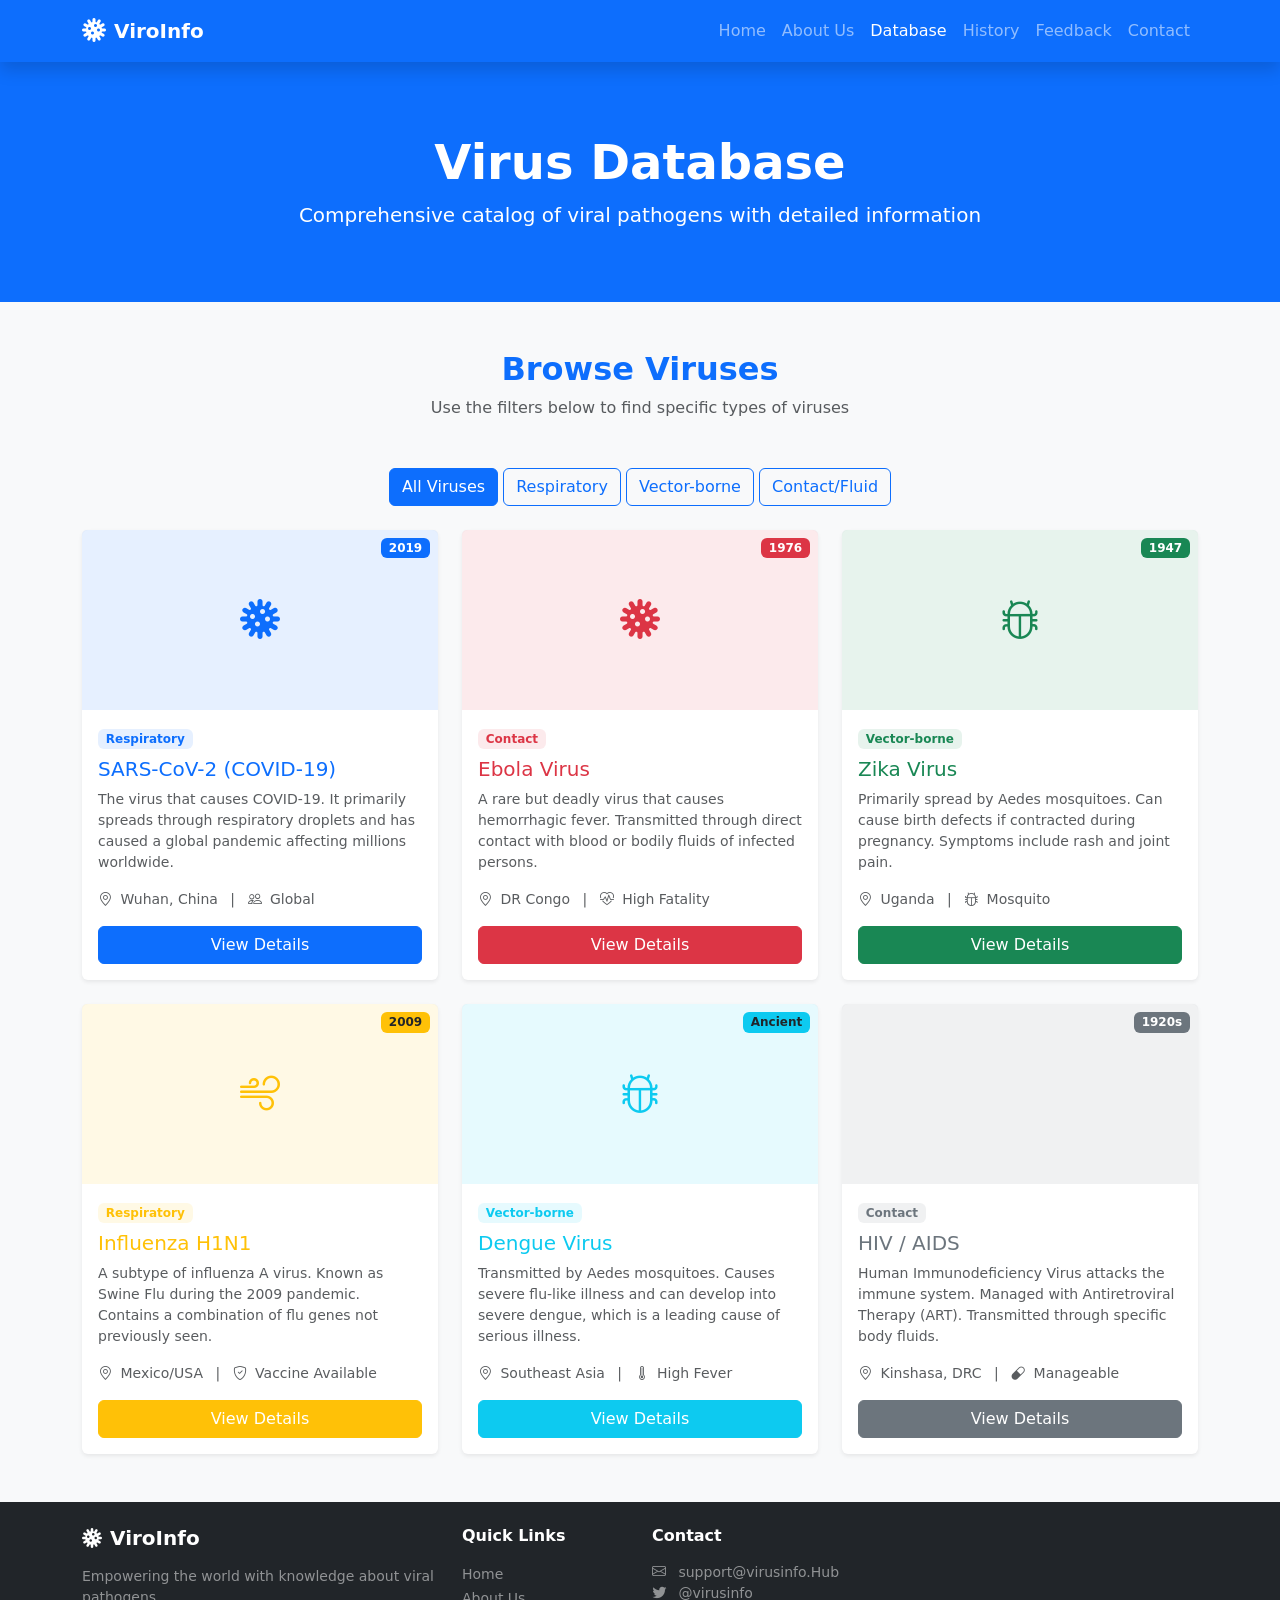
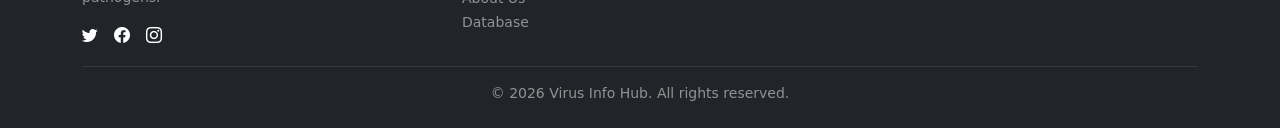
<file: e project 002/viruses.html>
<!DOCTYPE html>
<html lang="en">
<head>
    <meta charset="UTF-8">
    <meta name="viewport" content="width=device-width, initial-scale=1.0">
    <title>Virus Database | ViroInfo - Virus Info Hub</title>
    <link href="https://cdn.jsdelivr.net/npm/bootstrap@5.3.0/dist/css/bootstrap.min.css" rel="stylesheet">
    <link rel="stylesheet" href="https://cdn.jsdelivr.net/npm/bootstrap-icons@1.10.5/font/bootstrap-icons.css">
    <link rel="stylesheet" href="style.css">
</head>
<body class="bg-light">

    <!-- Sticky Navbar -->
    <nav class="navbar navbar-expand-lg navbar-dark bg-primary sticky-top shadow">
        <div class="container">
            <a class="navbar-brand fw-bold d-flex align-items-center" href="index.html">
                <i class="bi bi-virus fs-4 me-2"></i>
                <span>ViroInfo</span>
            </a>
            <button class="navbar-toggler" type="button" data-bs-toggle="collapse" data-bs-target="#navbarNav">
                <span class="navbar-toggler-icon"></span>
            </button>
            <div class="collapse navbar-collapse" id="navbarNav">
                <ul class="navbar-nav ms-auto">
                    <li class="nav-item"><a class="nav-link" href="index.html">Home</a></li>
                    <li class="nav-item"><a class="nav-link" href="about.html">About Us</a></li>
                    <li class="nav-item"><a class="nav-link active" href="viruses.html">Database</a></li>
                    <li class="nav-item"><a class="nav-link" href="timeline.html">History</a></li>
                    <li class="nav-item"><a class="nav-link" href="feedback.html">Feedback</a></li>
                    <li class="nav-item"><a class="nav-link" href="contact.html">Contact</a></li>
                </ul>
            </div>
        </div>
    </nav>

    <main>
        <!-- Hero -->
        <section class="bg-primary text-white text-center py-5">
            <div class="container py-4">
                <h1 class="display-5 fw-bold">Virus Database</h1>
                <p class="lead mb-0">Comprehensive catalog of viral pathogens with detailed information</p>
            </div>
        </section>

        <!-- Database -->
        <section class="py-5">
            <div class="container">
                <div class="text-center mb-5">
                    <h2 class="fw-bold text-primary">Browse Viruses</h2>
                    <p class="text-muted">Use the filters below to find specific types of viruses</p>
                </div>

                <!-- Filters -->
                <div class="text-center mb-4 btn-group-filter">
                    <button class="btn btn-primary" onclick="filterViruses('all')">All Viruses</button>
                    <button class="btn btn-outline-primary" onclick="filterViruses('respiratory')">Respiratory</button>
                    <button class="btn btn-outline-primary" onclick="filterViruses('vector')">Vector-borne</button>
                    <button class="btn btn-outline-primary" onclick="filterViruses('contact')">Contact/Fluid</button>
                </div>

                <!-- Grid -->
                <div class="row g-4">
                    <!-- Card 1 -->
                    <div class="col-md-6 col-lg-4 virus-card" data-type="respiratory">
                        <div class="card h-100 border-0 shadow-sm">
                            <div class="card-img-top bg-primary bg-opacity-10 d-flex align-items-center justify-content-center position-relative" style="height: 180px;">
                                <i class="bi bi-virus fs-1 text-primary"></i>
                                <span class="position-absolute top-0 end-0 m-2 badge bg-primary">2019</span>
                            </div>
                            <div class="card-body">
                                <span class="badge bg-primary bg-opacity-10 text-primary mb-2">Respiratory</span>
                                <h5 class="card-title text-primary">SARS-CoV-2 (COVID-19)</h5>
                                <p class="card-text text-muted small">The virus that causes COVID-19. It primarily spreads through respiratory droplets and has caused a global pandemic affecting millions worldwide.</p>
                                <p class="small text-muted mb-3">
                                    <i class="bi bi-geo-alt me-1"></i> Wuhan, China
                                    <span class="mx-2">|</span>
                                    <i class="bi bi-people me-1"></i> Global
                                </p>
                                <a href="#" class="btn btn-primary w-100">View Details</a>
                            </div>
                        </div>
                    </div>

                    <!-- Card 2 -->
                    <div class="col-md-6 col-lg-4 virus-card" data-type="contact">
                        <div class="card h-100 border-0 shadow-sm">
                            <div class="card-img-top bg-danger bg-opacity-10 d-flex align-items-center justify-content-center position-relative" style="height: 180px;">
                                <i class="bi bi-virus fs-1 text-danger"></i>
                                <span class="position-absolute top-0 end-0 m-2 badge bg-danger">1976</span>
                            </div>
                            <div class="card-body">
                                <span class="badge bg-danger bg-opacity-10 text-danger mb-2">Contact</span>
                                <h5 class="card-title text-danger">Ebola Virus</h5>
                                <p class="card-text text-muted small">A rare but deadly virus that causes hemorrhagic fever. Transmitted through direct contact with blood or bodily fluids of infected persons.</p>
                                <p class="small text-muted mb-3">
                                    <i class="bi bi-geo-alt me-1"></i> DR Congo
                                    <span class="mx-2">|</span>
                                    <i class="bi bi-heart-pulse me-1"></i> High Fatality
                                </p>
                                <a href="#" class="btn btn-danger w-100">View Details</a>
                            </div>
                        </div>
                    </div>

                    <!-- Card 3 -->
                    <div class="col-md-6 col-lg-4 virus-card" data-type="vector">
                        <div class="card h-100 border-0 shadow-sm">
                            <div class="card-img-top bg-success bg-opacity-10 d-flex align-items-center justify-content-center position-relative" style="height: 180px;">
                                <i class="bi bi-bug fs-1 text-success"></i>
                                <span class="position-absolute top-0 end-0 m-2 badge bg-success">1947</span>
                            </div>
                            <div class="card-body">
                                <span class="badge bg-success bg-opacity-10 text-success mb-2">Vector-borne</span>
                                <h5 class="card-title text-success">Zika Virus</h5>
                                <p class="card-text text-muted small">Primarily spread by Aedes mosquitoes. Can cause birth defects if contracted during pregnancy. Symptoms include rash and joint pain.</p>
                                <p class="small text-muted mb-3">
                                    <i class="bi bi-geo-alt me-1"></i> Uganda
                                    <span class="mx-2">|</span>
                                    <i class="bi bi-bug me-1"></i> Mosquito
                                </p>
                                <a href="#" class="btn btn-success w-100">View Details</a>
                            </div>
                        </div>
                    </div>

                    <!-- Card 4 -->
                    <div class="col-md-6 col-lg-4 virus-card" data-type="respiratory">
                        <div class="card h-100 border-0 shadow-sm">
                            <div class="card-img-top bg-warning bg-opacity-10 d-flex align-items-center justify-content-center position-relative" style="height: 180px;">
                                <i class="bi bi-wind fs-1 text-warning"></i>
                                <span class="position-absolute top-0 end-0 m-2 badge bg-warning text-dark">2009</span>
                            </div>
                            <div class="card-body">
                                <span class="badge bg-warning bg-opacity-10 text-warning mb-2">Respiratory</span>
                                <h5 class="card-title text-warning">Influenza H1N1</h5>
                                <p class="card-text text-muted small">A subtype of influenza A virus. Known as Swine Flu during the 2009 pandemic. Contains a combination of flu genes not previously seen.</p>
                                <p class="small text-muted mb-3">
                                    <i class="bi bi-geo-alt me-1"></i> Mexico/USA
                                    <span class="mx-2">|</span>
                                    <i class="bi bi-shield-check me-1"></i> Vaccine Available
                                </p>
                                <a href="#" class="btn btn-warning w-100 text-white">View Details</a>
                            </div>
                        </div>
                    </div>

                    <!-- Card 5 -->
                    <div class="col-md-6 col-lg-4 virus-card" data-type="vector">
                        <div class="card h-100 border-0 shadow-sm">
                            <div class="card-img-top bg-info bg-opacity-10 d-flex align-items-center justify-content-center position-relative" style="height: 180px;">
                                <i class="bi bi-bug fs-1 text-info"></i>
                                <span class="position-absolute top-0 end-0 m-2 badge bg-info text-dark">Ancient</span>
                            </div>
                            <div class="card-body">
                                <span class="badge bg-info bg-opacity-10 text-info mb-2">Vector-borne</span>
                                <h5 class="card-title text-info">Dengue Virus</h5>
                                <p class="card-text text-muted small">Transmitted by Aedes mosquitoes. Causes severe flu-like illness and can develop into severe dengue, which is a leading cause of serious illness.</p>
                                <p class="small text-muted mb-3">
                                    <i class="bi bi-geo-alt me-1"></i> Southeast Asia
                                    <span class="mx-2">|</span>
                                    <i class="bi bi-thermometer-high me-1"></i> High Fever
                                </p>
                                <a href="#" class="btn btn-info w-100 text-white">View Details</a>
                            </div>
                        </div>
                    </div>

                    <!-- Card 6 -->
                    <div class="col-md-6 col-lg-4 virus-card" data-type="contact">
                        <div class="card h-100 border-0 shadow-sm">
                            <div class="card-img-top bg-secondary bg-opacity-10 d-flex align-items-center justify-content-center position-relative" style="height: 180px;">
                                <i class="bi bi-ribbon fs-1 text-secondary"></i>
                                <span class="position-absolute top-0 end-0 m-2 badge bg-secondary">1920s</span>
                            </div>
                            <div class="card-body">
                                <span class="badge bg-secondary bg-opacity-10 text-secondary mb-2">Contact</span>
                                <h5 class="card-title text-secondary">HIV / AIDS</h5>
                                <p class="card-text text-muted small">Human Immunodeficiency Virus attacks the immune system. Managed with Antiretroviral Therapy (ART). Transmitted through specific body fluids.</p>
                                <p class="small text-muted mb-3">
                                    <i class="bi bi-geo-alt me-1"></i> Kinshasa, DRC
                                    <span class="mx-2">|</span>
                                    <i class="bi bi-capsule me-1"></i> Manageable
                                </p>
                                <a href="#" class="btn btn-secondary w-100">View Details</a>
                            </div>
                        </div>
                    </div>
                </div>
            </div>
        </section>
    </main>

    <!-- Footer -->
    <footer class="bg-dark text-white py-4">
        <div class="container">
            <div class="row g-4">
                <div class="col-md-4">
                    <h5 class="fw-bold mb-3"><i class="bi bi-virus me-2"></i>ViroInfo</h5>
                    <p class="text-white-50 small">Empowering the world with knowledge about viral pathogens.</p>
                    <div class="d-flex gap-3 mt-3">
                        <a href="#" class="text-white"><i class="bi bi-twitter"></i></a>
                        <a href="#" class="text-white"><i class="bi bi-facebook"></i></a>
                        <a href="#" class="text-white"><i class="bi bi-instagram"></i></a>
                    </div>
                </div>
                <div class="col-md-2">
                    <h6 class="fw-bold mb-3">Quick Links</h6>
                    <ul class="list-unstyled">
                        <li><a href="index.html" class="text-white-50 text-decoration-none small">Home</a></li>
                        <li><a href="about.html" class="text-white-50 text-decoration-none small">About Us</a></li>
                        <li><a href="viruses.html" class="text-white-50 text-decoration-none small">Database</a></li>
                    </ul>
                </div>
                <div class="col-md-3">
                    <h6 class="fw-bold mb-3">Contact</h6>
                    <ul class="list-unstyled text-white-50 small">
                        <li><i class="bi bi-envelope me-2"></i> support@virusinfo.Hub</li>
                        <li><i class="bi bi-twitter me-2"></i> @virusinfo</li>
                    </ul>
                </div>
            </div>
            <hr class="my-3 border-secondary">
            <div class="text-center text-white-50 small">
                <p class="mb-0">&copy; 2026 Virus Info Hub. All rights reserved.</p>
            </div>
        </div>
    </footer>

    <script src="https://cdn.jsdelivr.net/npm/bootstrap@5.3.0/dist/js/bootstrap.bundle.min.js"></script>
    <script src="js/main.js"></script>
</body>
</html>
</file>
<file: style.css>
/* ==========================================
   ViroInfo - Minimal Custom Styles
   Bootstrap 5 Base + Essential Overrides Only
   ========================================== */

/* Star Rating Cursor */
.cursor-pointer {
    cursor: pointer;
}

/* Timeline specific adjustments for Bootstrap compatibility */
.timeline-line {
    position: absolute;
    left: 50%;
    transform: translateX(-50%);
    width: 4px;
    height: 100%;
    background: linear-gradient(to bottom, #0d6efd, #0dcaf0);
    z-index: 0;
}

/* Smooth scroll */
html {
    scroll-behavior: smooth;
}

/* Ensure footer stays at bottom */
body {
    min-height: 100vh;
    display: flex;
    flex-direction: column;
}

main {
    flex: 1;
}
</file>
<file: e project 002/style.css>
/* ==========================================
   ViroInfo - Minimal Custom Styles
   Bootstrap 5 Base + Essential Overrides Only
   ========================================== */

/* Star Rating Cursor */
.cursor-pointer {
    cursor: pointer;
}

/* Timeline specific adjustments for Bootstrap compatibility */
.timeline-line {
    position: absolute;
    left: 50%;
    transform: translateX(-50%);
    width: 4px;
    height: 100%;
    background: linear-gradient(to bottom, #0d6efd, #0dcaf0);
    z-index: 0;
}

/* Smooth scroll */
html {
    scroll-behavior: smooth;
}

/* Ensure footer stays at bottom */
body {
    min-height: 100vh;
    display: flex;
    flex-direction: column;
}

main {
    flex: 1;
}
</file>
